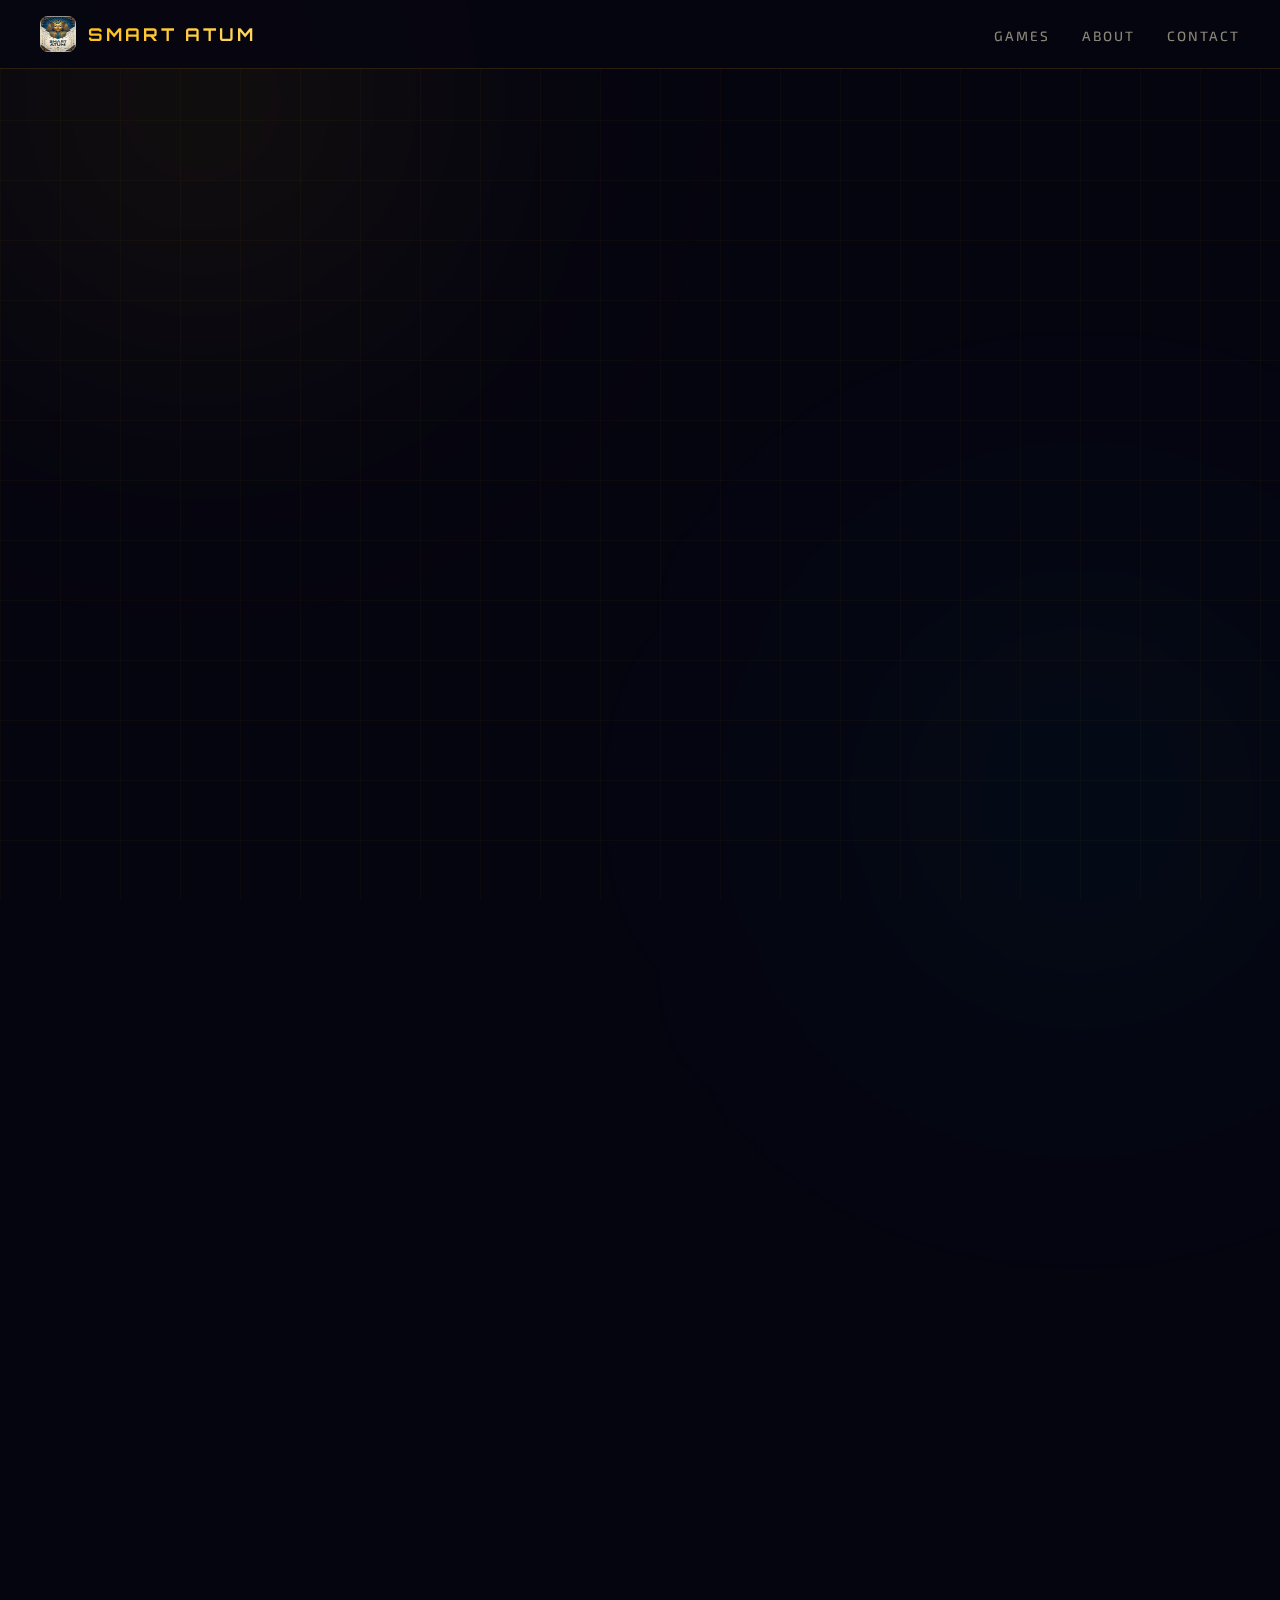
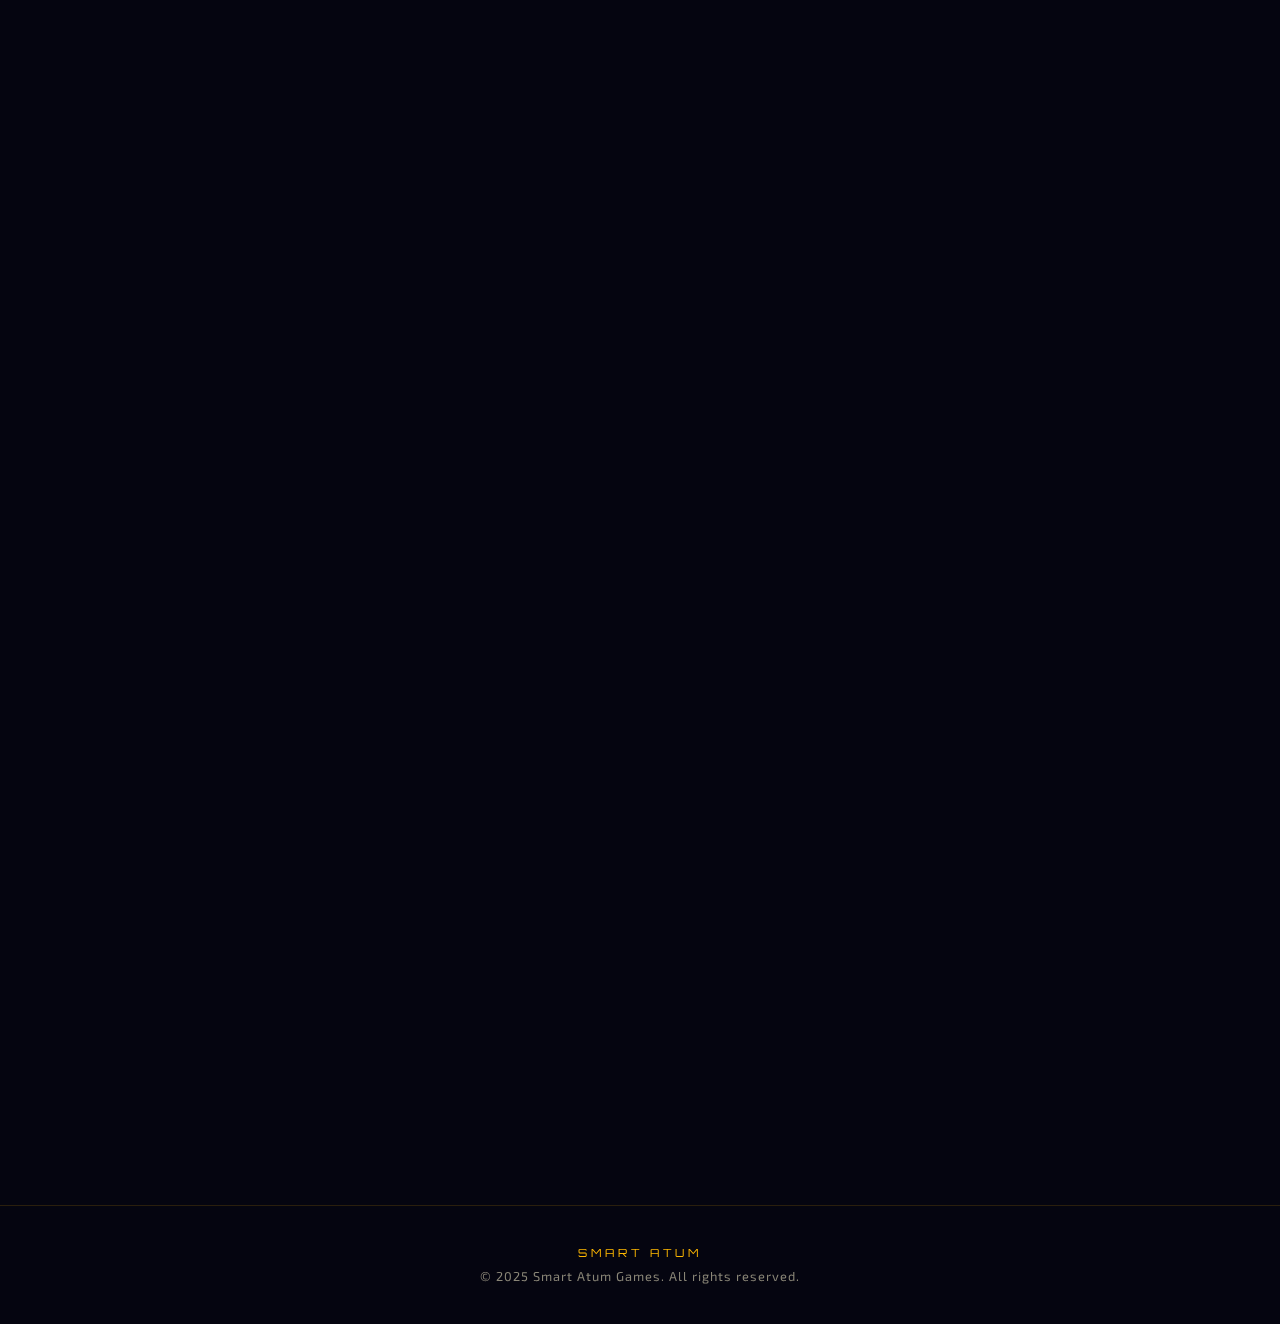
<file: index.html>
<!DOCTYPE html>
<html lang="en">
<head>
  <meta charset="UTF-8">
  <meta name="viewport" content="width=device-width, initial-scale=1.0">
  <title>Smart Atum Games</title>
  <link href="https://fonts.googleapis.com/css2?family=Orbitron:wght@400;500;600;700;800;900&family=Exo+2:wght@300;400;500;600;700&display=swap" rel="stylesheet">
  <style>
    *, *::before, *::after { margin: 0; padding: 0; box-sizing: border-box; }

    :root {
      --gold: #FFB800;
      --gold-light: #FFD966;
      --gold-dark: #CC9400;
      --cyan: #00F0FF;
      --cyan-dim: #00a8b3;
      --bg-deep: #050510;
      --bg-card: rgba(255, 184, 0, 0.04);
      --glass-border: rgba(255, 184, 0, 0.15);
      --text-primary: #f0ece4;
      --text-muted: #8a8677;
    }

    html { scroll-behavior: smooth; }

    body {
      font-family: 'Exo 2', sans-serif;
      background: var(--bg-deep);
      color: var(--text-primary);
      overflow-x: hidden;
      min-height: 100vh;
    }

    /* ── Animated background ── */
    .bg-grid {
      position: fixed;
      inset: 0;
      z-index: 0;
      background-image:
        linear-gradient(rgba(255,184,0,0.03) 1px, transparent 1px),
        linear-gradient(90deg, rgba(255,184,0,0.03) 1px, transparent 1px);
      background-size: 60px 60px;
      animation: gridPulse 8s ease-in-out infinite;
    }
    @keyframes gridPulse {
      0%, 100% { opacity: 0.4; }
      50% { opacity: 1; }
    }

    .bg-glow {
      position: fixed;
      width: 600px;
      height: 600px;
      border-radius: 50%;
      filter: blur(180px);
      z-index: 0;
      pointer-events: none;
      animation: floatGlow 12s ease-in-out infinite;
    }
    .bg-glow--gold {
      background: radial-gradient(circle, rgba(255,184,0,0.15), transparent 70%);
      top: -200px;
      left: -100px;
    }
    .bg-glow--cyan {
      background: radial-gradient(circle, rgba(0,240,255,0.08), transparent 70%);
      bottom: -200px;
      right: -100px;
      animation-delay: -6s;
    }
    @keyframes floatGlow {
      0%, 100% { transform: translate(0, 0) scale(1); }
      33% { transform: translate(40px, 30px) scale(1.1); }
      66% { transform: translate(-20px, -20px) scale(0.95); }
    }

    .content-wrap {
      position: relative;
      z-index: 1;
    }

    /* ── Navigation ── */
    nav {
      position: fixed;
      top: 0;
      left: 0;
      right: 0;
      z-index: 100;
      padding: 16px 40px;
      display: flex;
      justify-content: space-between;
      align-items: center;
      background: rgba(5, 5, 16, 0.8);
      backdrop-filter: blur(20px);
      border-bottom: 1px solid var(--glass-border);
    }
    .nav-brand {
      display: flex;
      align-items: center;
      gap: 12px;
      font-family: 'Orbitron', sans-serif;
      font-weight: 700;
      font-size: 1.1rem;
      letter-spacing: 3px;
      text-transform: uppercase;
      background: linear-gradient(135deg, var(--gold), var(--gold-light));
      -webkit-background-clip: text;
      -webkit-text-fill-color: transparent;
      background-clip: text;
    }
    .nav-logo {
      width: 36px;
      height: 36px;
      border-radius: 8px;
    }
    .hero-logo {
      width: 100px;
      height: 100px;
      border-radius: 20px;
      margin-bottom: 16px;
      box-shadow: 0 0 40px rgba(255,184,0,0.2);
      opacity: 0;
      animation: fadeSlideUp 0.8s ease forwards 0.1s;
    }
    .nav-links {
      display: flex;
      gap: 32px;
      list-style: none;
    }
    .nav-links a {
      color: var(--text-muted);
      text-decoration: none;
      font-size: 0.85rem;
      font-weight: 500;
      letter-spacing: 2px;
      text-transform: uppercase;
      transition: color 0.3s, text-shadow 0.3s;
    }
    .nav-links a:hover {
      color: var(--gold);
      text-shadow: 0 0 20px rgba(255,184,0,0.4);
    }

    /* ── Hero Section ── */
    .hero {
      min-height: 100vh;
      display: flex;
      flex-direction: column;
      justify-content: center;
      align-items: center;
      text-align: center;
      padding: 120px 20px 80px;
      position: relative;
    }

    .hero-eyebrow {
      font-family: 'Orbitron', sans-serif;
      font-size: 0.75rem;
      letter-spacing: 6px;
      text-transform: uppercase;
      color: var(--cyan);
      margin-bottom: 24px;
      opacity: 0;
      animation: fadeSlideUp 0.8s ease forwards 0.2s;
    }

    .hero-title {
      font-family: 'Orbitron', sans-serif;
      font-size: clamp(3rem, 8vw, 6.5rem);
      font-weight: 900;
      letter-spacing: -1px;
      line-height: 1.05;
      margin-bottom: 8px;
      opacity: 0;
      animation: fadeSlideUp 0.8s ease forwards 0.4s;
    }
    .hero-title .gradient-text {
      background: linear-gradient(135deg, var(--gold), var(--gold-light), var(--cyan));
      -webkit-background-clip: text;
      -webkit-text-fill-color: transparent;
      background-clip: text;
    }

    .hero-subtitle {
      font-size: 1.15rem;
      font-weight: 300;
      color: var(--text-muted);
      max-width: 520px;
      line-height: 1.7;
      margin-top: 20px;
      opacity: 0;
      animation: fadeSlideUp 0.8s ease forwards 0.6s;
    }

    .hero-divider {
      width: 80px;
      height: 2px;
      background: linear-gradient(90deg, transparent, var(--gold), transparent);
      margin: 40px auto;
      opacity: 0;
      animation: fadeSlideUp 0.8s ease forwards 0.8s;
    }

    .hero-cta {
      display: flex;
      gap: 16px;
      margin-top: 10px;
      opacity: 0;
      animation: fadeSlideUp 0.8s ease forwards 1s;
    }
    .hero-cta a {
      font-family: 'Orbitron', sans-serif;
      font-size: 0.75rem;
      letter-spacing: 3px;
      text-transform: uppercase;
      padding: 14px 32px;
      border-radius: 4px;
      text-decoration: none;
      font-weight: 600;
      transition: all 0.3s;
    }
    .cta-primary {
      background: linear-gradient(135deg, var(--gold), var(--gold-dark));
      color: #0a0a0a;
      box-shadow: 0 0 30px rgba(255,184,0,0.25);
    }
    .cta-primary:hover {
      box-shadow: 0 0 50px rgba(255,184,0,0.5);
      transform: translateY(-2px);
    }
    .cta-secondary {
      border: 1px solid var(--glass-border);
      color: var(--gold-light);
      background: transparent;
    }
    .cta-secondary:hover {
      border-color: var(--gold);
      background: rgba(255,184,0,0.05);
      box-shadow: 0 0 30px rgba(255,184,0,0.1);
      transform: translateY(-2px);
    }

    .scroll-indicator {
      position: absolute;
      bottom: 40px;
      left: 50%;
      transform: translateX(-50%);
      display: flex;
      flex-direction: column;
      align-items: center;
      gap: 8px;
      opacity: 0;
      animation: fadeSlideUp 0.8s ease forwards 1.2s;
    }
    .scroll-indicator span {
      font-size: 0.65rem;
      letter-spacing: 3px;
      text-transform: uppercase;
      color: var(--text-muted);
    }
    .scroll-line {
      width: 1px;
      height: 40px;
      background: linear-gradient(to bottom, var(--gold), transparent);
      animation: scrollBounce 2s ease-in-out infinite;
    }
    @keyframes scrollBounce {
      0%, 100% { transform: scaleY(1); opacity: 1; }
      50% { transform: scaleY(0.5); opacity: 0.3; }
    }

    /* ── Section Styles ── */
    .section {
      padding: 100px 20px;
      max-width: 1200px;
      margin: 0 auto;
    }

    .section-header {
      text-align: center;
      margin-bottom: 64px;
    }
    .section-tag {
      font-family: 'Orbitron', sans-serif;
      font-size: 0.7rem;
      letter-spacing: 5px;
      text-transform: uppercase;
      color: var(--cyan);
      margin-bottom: 16px;
    }
    .section-title {
      font-family: 'Orbitron', sans-serif;
      font-size: clamp(1.8rem, 4vw, 2.8rem);
      font-weight: 800;
      background: linear-gradient(135deg, var(--text-primary), var(--gold-light));
      -webkit-background-clip: text;
      -webkit-text-fill-color: transparent;
      background-clip: text;
    }

    /* ── Game Cards ── */
    .games-grid {
      display: grid;
      grid-template-columns: repeat(auto-fit, minmax(340px, 1fr));
      gap: 32px;
    }

    .game-card {
      background: var(--bg-card);
      border: 1px solid var(--glass-border);
      border-radius: 16px;
      padding: 32px;
      backdrop-filter: blur(10px);
      transition: all 0.4s cubic-bezier(0.16, 1, 0.3, 1);
      position: relative;
      overflow: hidden;
    }
    .game-card::before {
      content: '';
      position: absolute;
      top: 0;
      left: 0;
      right: 0;
      height: 2px;
      background: linear-gradient(90deg, transparent, var(--gold), transparent);
      opacity: 0;
      transition: opacity 0.4s;
    }
    .game-card:hover {
      transform: translateY(-8px);
      border-color: rgba(255,184,0,0.35);
      box-shadow: 0 20px 60px rgba(255,184,0,0.08), 0 0 80px rgba(255,184,0,0.04);
    }
    .game-card:hover::before {
      opacity: 1;
    }

    .game-card__icon {
      width: 72px;
      height: 72px;
      border-radius: 16px;
      margin-bottom: 20px;
      box-shadow: 0 4px 20px rgba(0,0,0,0.4);
      border: 1px solid rgba(255,255,255,0.08);
    }

    .game-card__badge {
      display: inline-block;
      font-family: 'Orbitron', sans-serif;
      font-size: 0.6rem;
      letter-spacing: 3px;
      text-transform: uppercase;
      padding: 6px 14px;
      border-radius: 4px;
      margin-bottom: 20px;
      font-weight: 600;
    }
    .badge--investment {
      background: rgba(0, 240, 255, 0.1);
      color: var(--cyan);
      border: 1px solid rgba(0, 240, 255, 0.2);
    }
    .badge--simulation {
      background: rgba(255, 184, 0, 0.1);
      color: var(--gold-light);
      border: 1px solid rgba(255, 184, 0, 0.2);
    }

    .game-card__title {
      font-family: 'Orbitron', sans-serif;
      font-size: 1.4rem;
      font-weight: 700;
      margin-bottom: 12px;
      letter-spacing: 1px;
    }

    .game-card__desc {
      color: var(--text-muted);
      font-size: 0.95rem;
      line-height: 1.7;
      margin-bottom: 28px;
    }

    .game-card__features {
      display: flex;
      flex-wrap: wrap;
      gap: 8px;
      margin-bottom: 28px;
    }
    .feature-chip {
      font-size: 0.7rem;
      letter-spacing: 1px;
      text-transform: uppercase;
      padding: 5px 12px;
      border-radius: 100px;
      background: rgba(255,255,255,0.04);
      border: 1px solid rgba(255,255,255,0.08);
      color: var(--text-muted);
    }

    .game-card__link {
      display: inline-flex;
      align-items: center;
      gap: 10px;
      font-family: 'Orbitron', sans-serif;
      font-size: 0.7rem;
      letter-spacing: 3px;
      text-transform: uppercase;
      color: var(--gold);
      text-decoration: none;
      font-weight: 600;
      padding: 12px 0;
      border-top: 1px solid rgba(255,255,255,0.05);
      width: 100%;
      transition: all 0.3s;
    }
    .game-card__link:hover {
      color: var(--gold-light);
      text-shadow: 0 0 20px rgba(255,184,0,0.4);
    }
    .game-card__link svg {
      transition: transform 0.3s;
    }
    .game-card__link:hover svg {
      transform: translateX(4px);
    }

    /* ── About Section ── */
    .about-content {
      max-width: 700px;
      margin: 0 auto;
      text-align: center;
    }
    .about-content p {
      color: var(--text-muted);
      font-size: 1.05rem;
      line-height: 1.9;
      margin-bottom: 20px;
    }
    .about-content .highlight {
      color: var(--gold-light);
      font-weight: 600;
    }

    .stats-row {
      display: flex;
      justify-content: center;
      gap: 60px;
      margin-top: 48px;
      flex-wrap: wrap;
    }
    .stat {
      text-align: center;
    }
    .stat-number {
      font-family: 'Orbitron', sans-serif;
      font-size: 2.2rem;
      font-weight: 800;
      background: linear-gradient(135deg, var(--gold), var(--cyan));
      -webkit-background-clip: text;
      -webkit-text-fill-color: transparent;
      background-clip: text;
    }
    .stat-label {
      font-size: 0.7rem;
      letter-spacing: 3px;
      text-transform: uppercase;
      color: var(--text-muted);
      margin-top: 6px;
    }

    /* ── Contact ── */
    .contact-box {
      max-width: 500px;
      margin: 0 auto;
      text-align: center;
      background: var(--bg-card);
      border: 1px solid var(--glass-border);
      border-radius: 16px;
      padding: 48px 40px;
      backdrop-filter: blur(10px);
    }
    .contact-box p {
      color: var(--text-muted);
      font-size: 0.95rem;
      line-height: 1.7;
      margin-bottom: 24px;
    }
    .contact-email {
      font-family: 'Orbitron', sans-serif;
      font-size: 0.85rem;
      letter-spacing: 2px;
      color: var(--gold);
      text-decoration: none;
      padding: 14px 28px;
      border: 1px solid var(--glass-border);
      border-radius: 4px;
      display: inline-block;
      transition: all 0.3s;
    }
    .contact-email:hover {
      border-color: var(--gold);
      box-shadow: 0 0 30px rgba(255,184,0,0.15);
      background: rgba(255,184,0,0.05);
    }

    /* ── Footer ── */
    footer {
      text-align: center;
      padding: 40px 20px;
      border-top: 1px solid var(--glass-border);
      color: var(--text-muted);
      font-size: 0.8rem;
      letter-spacing: 1px;
    }
    footer .footer-brand {
      font-family: 'Orbitron', sans-serif;
      font-size: 0.7rem;
      letter-spacing: 4px;
      text-transform: uppercase;
      color: var(--gold);
      margin-bottom: 8px;
    }

    /* ── Animations ── */
    @keyframes fadeSlideUp {
      from { opacity: 0; transform: translateY(30px); }
      to { opacity: 1; transform: translateY(0); }
    }

    .reveal {
      opacity: 0;
      transform: translateY(40px);
      transition: all 0.8s cubic-bezier(0.16, 1, 0.3, 1);
    }
    .reveal.visible {
      opacity: 1;
      transform: translateY(0);
    }

    /* ── Responsive ── */
    @media (max-width: 768px) {
      nav { padding: 14px 20px; }
      .nav-links { display: none; }
      .games-grid { grid-template-columns: 1fr; }
      .hero-cta { flex-direction: column; align-items: center; }
      .stats-row { gap: 32px; }
      .contact-box { padding: 32px 24px; }
    }
  </style>
</head>
<body>

  <!-- Background Effects -->
  <div class="bg-grid"></div>
  <div class="bg-glow bg-glow--gold"></div>
  <div class="bg-glow bg-glow--cyan"></div>

  <div class="content-wrap">

    <!-- Navigation -->
    <nav>
      <div class="nav-brand">
        <img src="images/logo.png" alt="Smart Atum" class="nav-logo">
        Smart Atum
      </div>
      <ul class="nav-links">
        <li><a href="#games">Games</a></li>
        <li><a href="#about">About</a></li>
        <li><a href="#contact">Contact</a></li>
      </ul>
    </nav>

    <!-- Hero -->
    <section class="hero">
      <img src="images/logo.png" alt="Smart Atum" class="hero-logo">
      <div class="hero-eyebrow">Independent Game Studio</div>
      <h1 class="hero-title">
        <span class="gradient-text">Smart Atum</span>
      </h1>
      <p class="hero-subtitle">Ancient wisdom meets modern technology. We craft immersive mobile games that challenge your mind and ignite your ambition.</p>
      <div class="hero-divider"></div>
      <div class="hero-cta">
        <a href="#games" class="cta-primary">Explore Games</a>
        <a href="#about" class="cta-secondary">Our Story</a>
      </div>
      <div class="scroll-indicator">
        <span>Scroll</span>
        <div class="scroll-line"></div>
      </div>
    </section>

    <!-- Games -->
    <section id="games" class="section">
      <div class="section-header reveal">
        <div class="section-tag">Portfolio</div>
        <h2 class="section-title">Our Games</h2>
      </div>

      <div class="games-grid">
        <!-- Hero Investor -->
        <div class="game-card reveal">
          <img src="images/hero-investor.png" alt="Hero Investor" class="game-card__icon">
          <span class="game-card__badge badge--investment">Investment Sim</span>
          <h3 class="game-card__title">Hero Investor</h3>
          <p class="game-card__desc">Build your empire and rise to billionaire status. Trade stocks, invest in real estate, and navigate global markets in this deep investment simulation.</p>
          <div class="game-card__features">
            <span class="feature-chip">Stocks & ETFs</span>
            <span class="feature-chip">Real Estate</span>
            <span class="feature-chip">Banking</span>
            <span class="feature-chip">Achievements</span>
          </div>
          <a href="https://play.google.com/store/apps/details?id=com.smartatum.investorhero" target="_blank" class="game-card__link">
            Download on Google Play
            <svg width="16" height="16" viewBox="0 0 24 24" fill="none" stroke="currentColor" stroke-width="2" stroke-linecap="round" stroke-linejoin="round"><line x1="5" y1="12" x2="19" y2="12"/><polyline points="12 5 19 12 12 19"/></svg>
          </a>
        </div>

        <!-- Dev Tycoon -->
        <div class="game-card reveal">
          <img src="images/devtycoon.webp" alt="Dev Tycoon" class="game-card__icon">
          <span class="game-card__badge badge--simulation">Business Tycoon</span>
          <h3 class="game-card__title">Dev Tycoon</h3>
          <p class="game-card__desc">Start as an indie developer, build software products, master your craft, and grow into the ultimate Dev Tycoon. Every decision shapes your empire.</p>
          <div class="game-card__features">
            <span class="feature-chip">Skill Tree</span>
            <span class="feature-chip">Crypto Trading</span>
            <span class="feature-chip">Contracts</span>
            <span class="feature-chip">Publishers</span>
          </div>
          <a href="https://play.google.com/store/apps/details?id=com.smartatum.devtycoon" target="_blank" class="game-card__link">
            Download on Google Play
            <svg width="16" height="16" viewBox="0 0 24 24" fill="none" stroke="currentColor" stroke-width="2" stroke-linecap="round" stroke-linejoin="round"><line x1="5" y1="12" x2="19" y2="12"/><polyline points="12 5 19 12 12 19"/></svg>
          </a>
        </div>
      </div>
    </section>

    <!-- About -->
    <section id="about" class="section">
      <div class="section-header reveal">
        <div class="section-tag">Our Story</div>
        <h2 class="section-title">About Smart Atum</h2>
      </div>
      <div class="about-content reveal">
        <p>Inspired by <span class="highlight">Atum</span>, the ancient Egyptian god of creation, Smart Atum blends timeless creativity with modern technology. We build mobile games that are <span class="highlight">intelligent, immersive, and rewarding</span> — designed to challenge players and spark ambition worldwide.</p>
        <div class="stats-row">
          <div class="stat">
            <div class="stat-number">2</div>
            <div class="stat-label">Games Published</div>
          </div>
          <div class="stat">
            <div class="stat-number">4.3★</div>
            <div class="stat-label">Average Rating</div>
          </div>
          <div class="stat">
            <div class="stat-number">∞</div>
            <div class="stat-label">Ambition</div>
          </div>
        </div>
      </div>
    </section>

    <!-- Contact -->
    <section id="contact" class="section">
      <div class="section-header reveal">
        <div class="section-tag">Get in Touch</div>
        <h2 class="section-title">Contact</h2>
      </div>
      <div class="contact-box reveal">
        <p>Have feedback, suggestions, or just want to say hello? We'd love to hear from you.</p>
        <a href="mailto:smartatum@gmail.com" class="contact-email">smartatum@gmail.com</a>
      </div>
    </section>

    <!-- Footer -->
    <footer>
      <div class="footer-brand">Smart Atum</div>
      <p>&copy; 2025 Smart Atum Games. All rights reserved.</p>
    </footer>

  </div>

  <!-- Scroll Reveal Script -->
  <script>
    const revealEls = document.querySelectorAll('.reveal');
    const observer = new IntersectionObserver((entries) => {
      entries.forEach((entry, i) => {
        if (entry.isIntersecting) {
          setTimeout(() => {
            entry.target.classList.add('visible');
          }, i * 120);
          observer.unobserve(entry.target);
        }
      });
    }, { threshold: 0.15 });
    revealEls.forEach(el => observer.observe(el));
  </script>

</body>
</html>
</file>
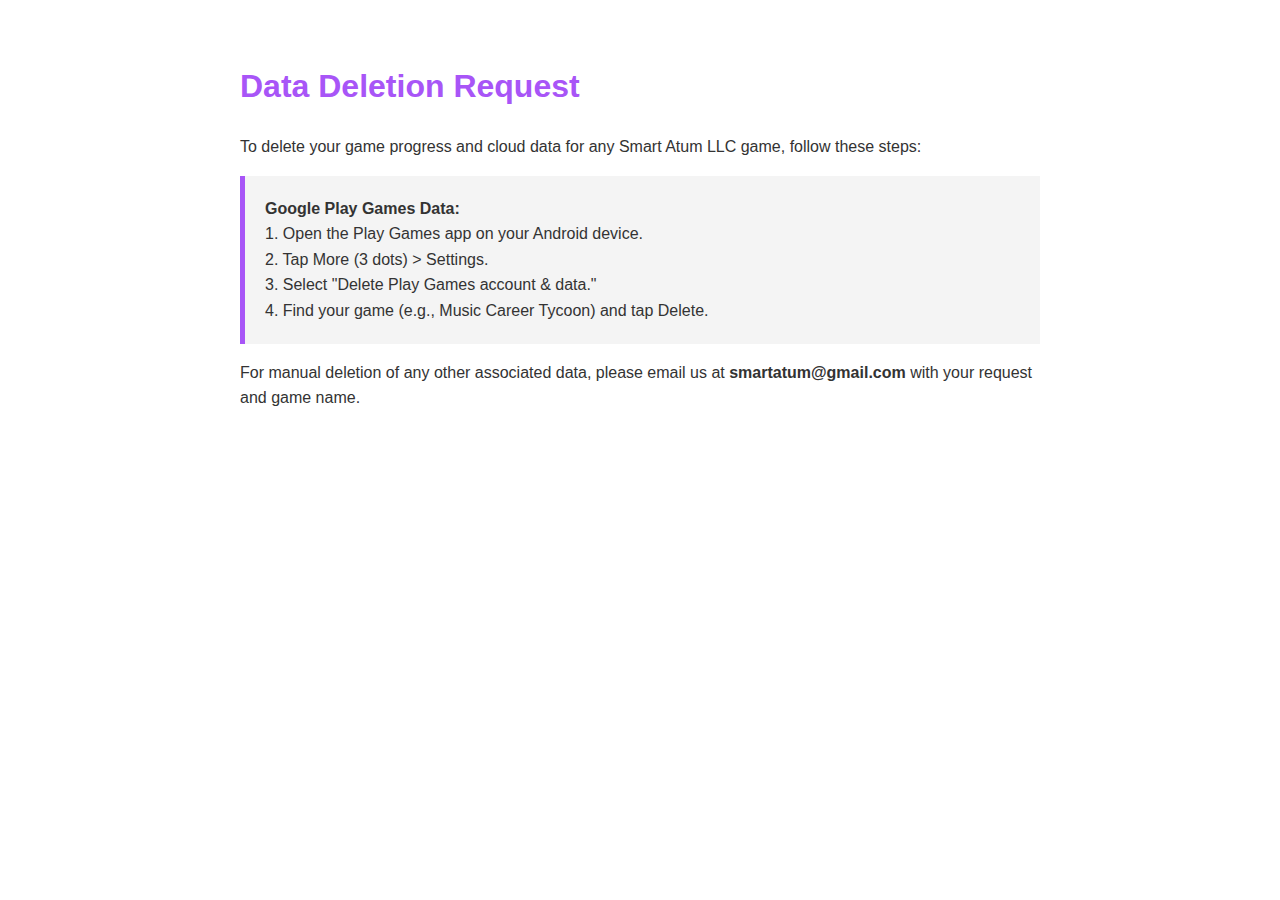
<file: deletion.html>
<!DOCTYPE html>
<html lang="en">
<head>
    <meta charset="UTF-8"><title>Data Deletion | Smart Atum LLC</title>
    <style>body{font-family:sans-serif; line-height:1.6; padding:40px; color:#333; max-width:800px; margin:auto;} h1{color:#a855f7;} .box{background:#f4f4f4; padding:20px; border-left:5px solid #a855f7;}</style>
</head>
<body>
    <h1>Data Deletion Request</h1>
    <p>To delete your game progress and cloud data for any Smart Atum LLC game, follow these steps:</p>
    
    <div class="box">
        <strong>Google Play Games Data:</strong><br>
        1. Open the Play Games app on your Android device.<br>
        2. Tap More (3 dots) > Settings.<br>
        3. Select "Delete Play Games account & data."<br>
        4. Find your game (e.g., Music Career Tycoon) and tap Delete.
    </div>

    <p>For manual deletion of any other associated data, please email us at <strong>smartatum@gmail.com</strong> with your request and game name.</p>
</body>
</html>
</file>
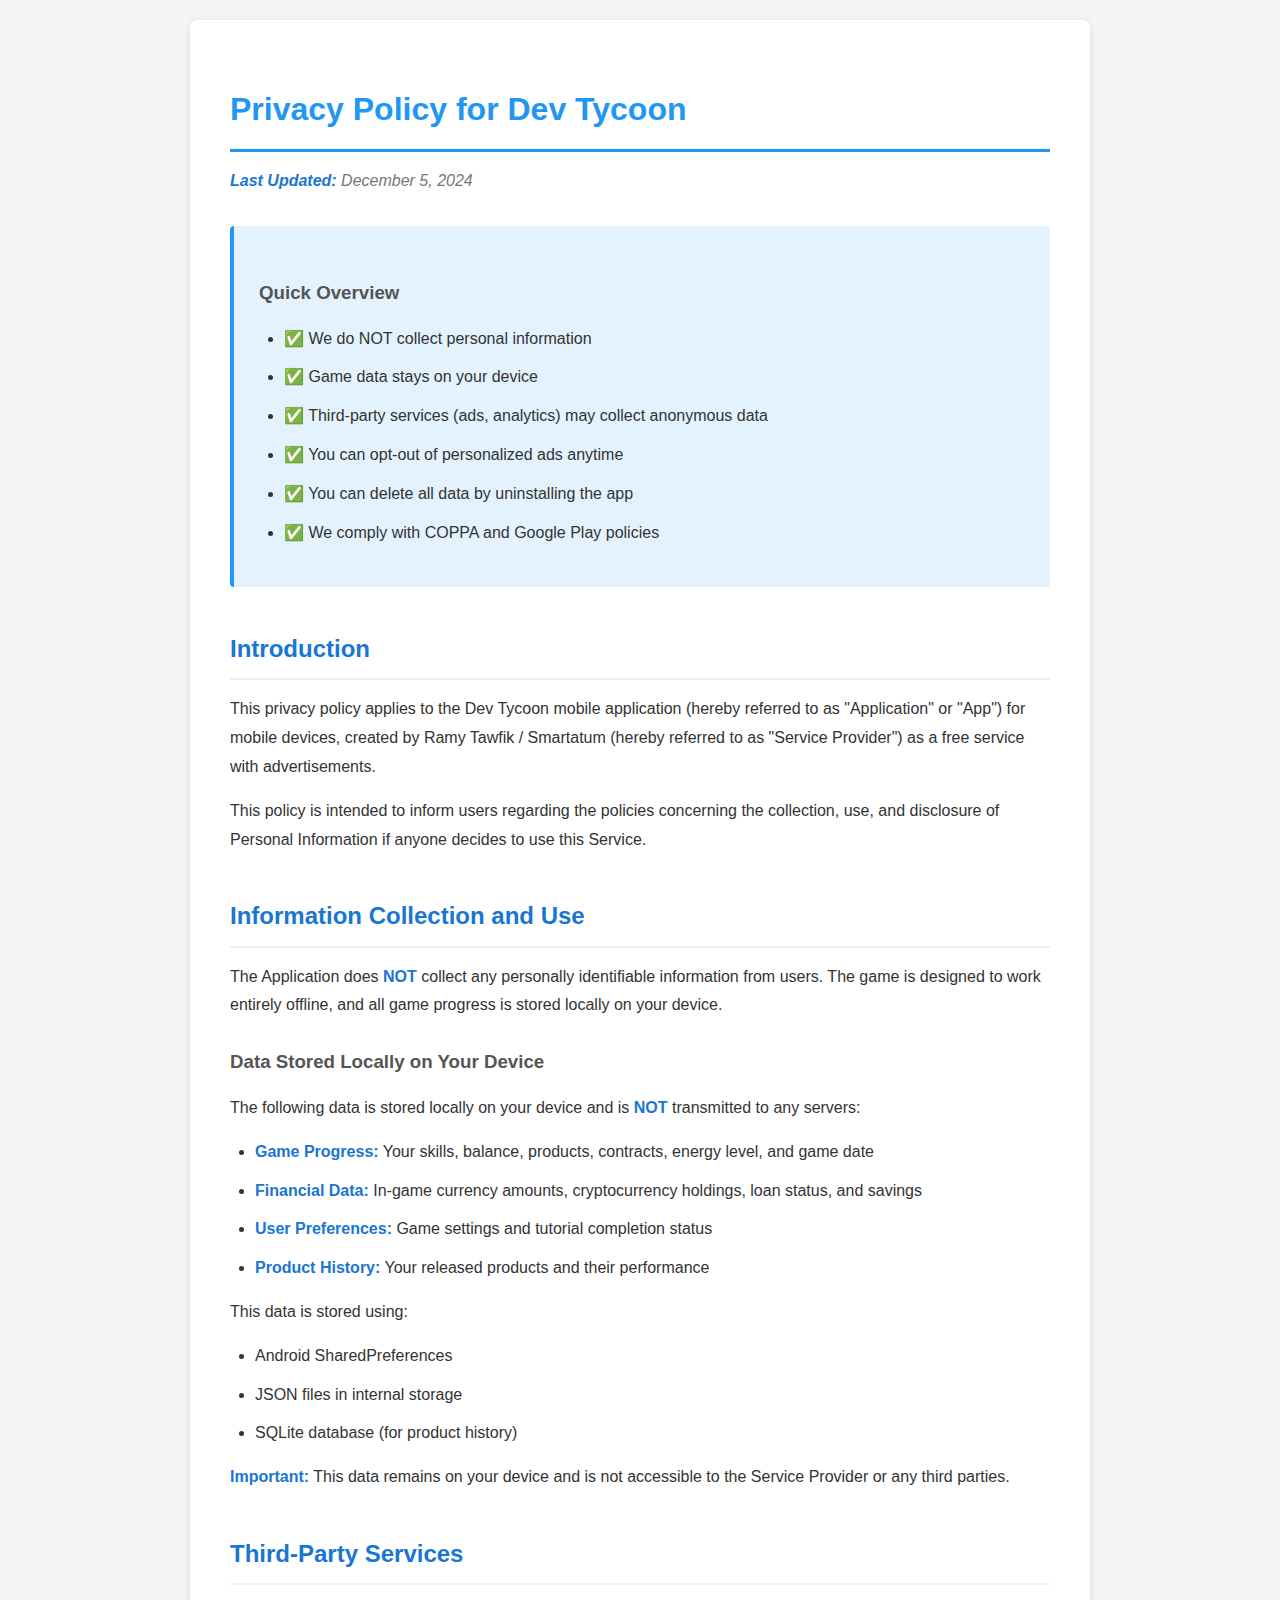
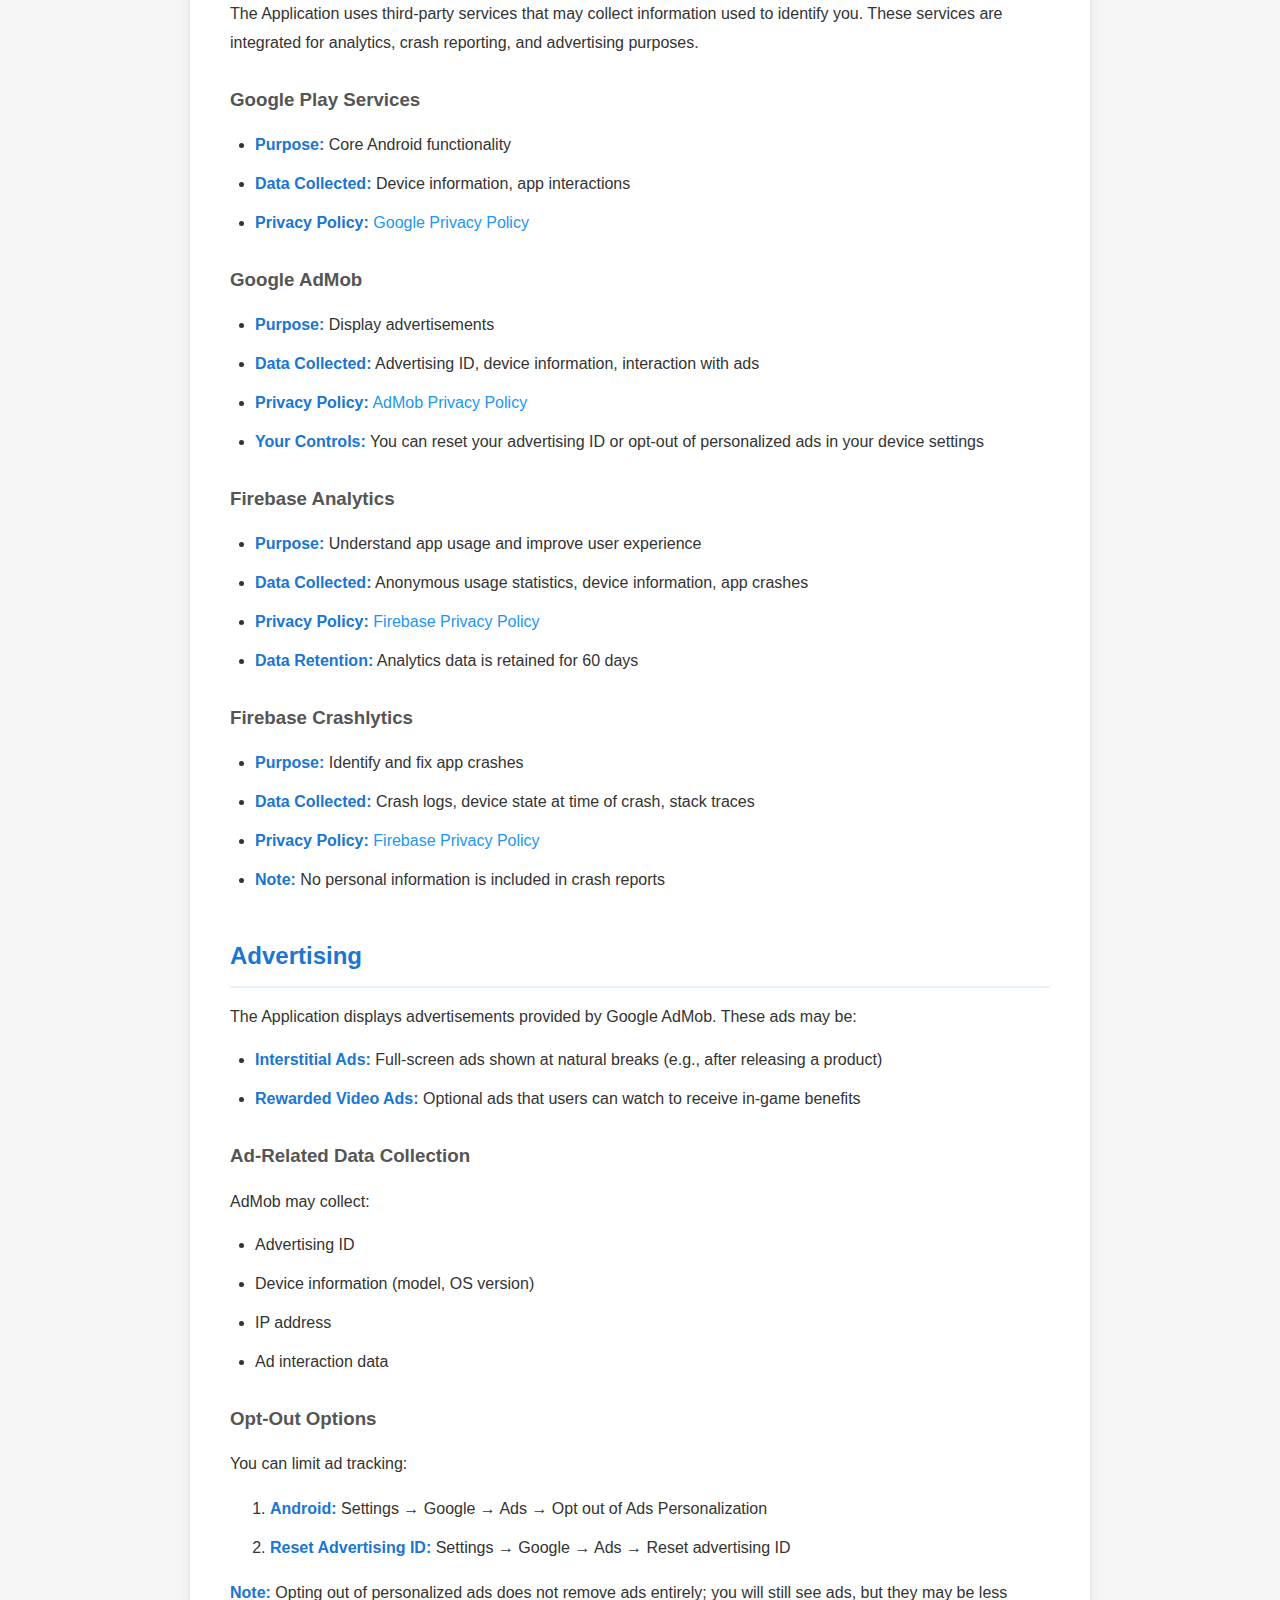
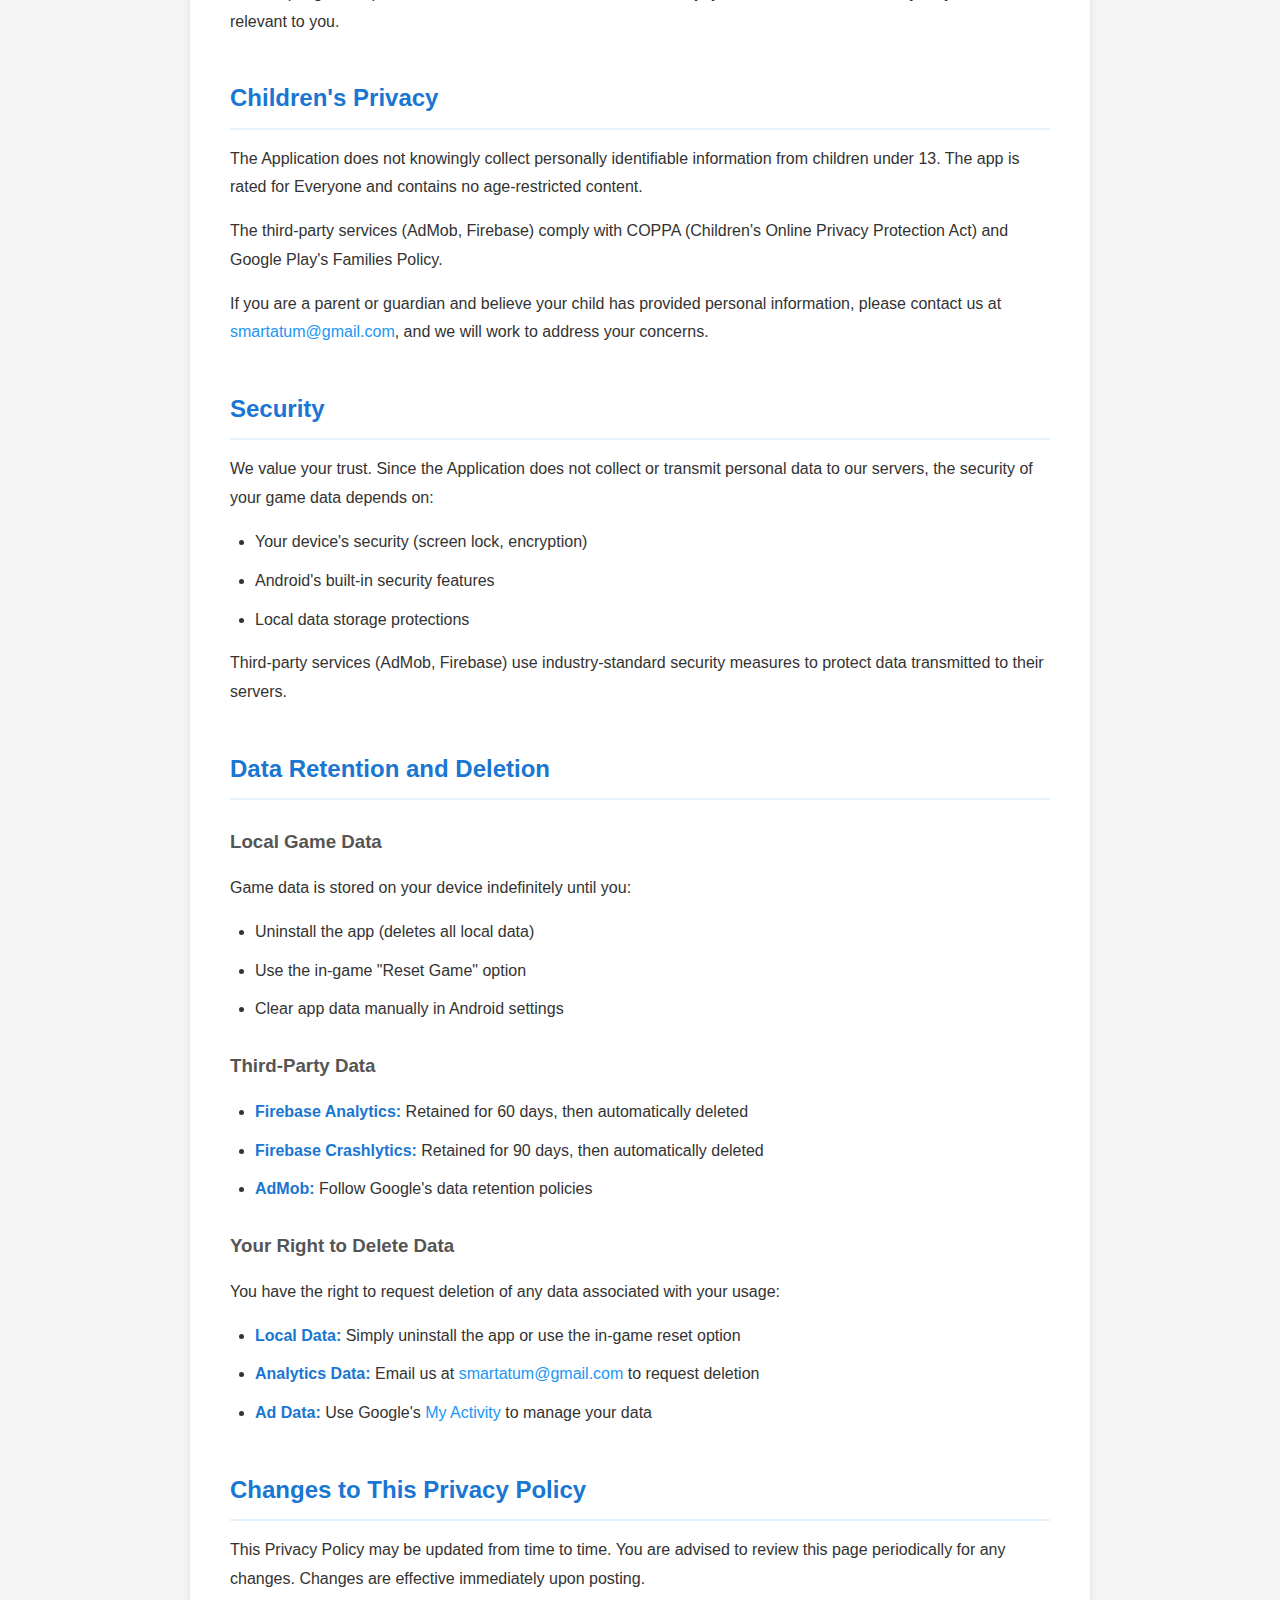
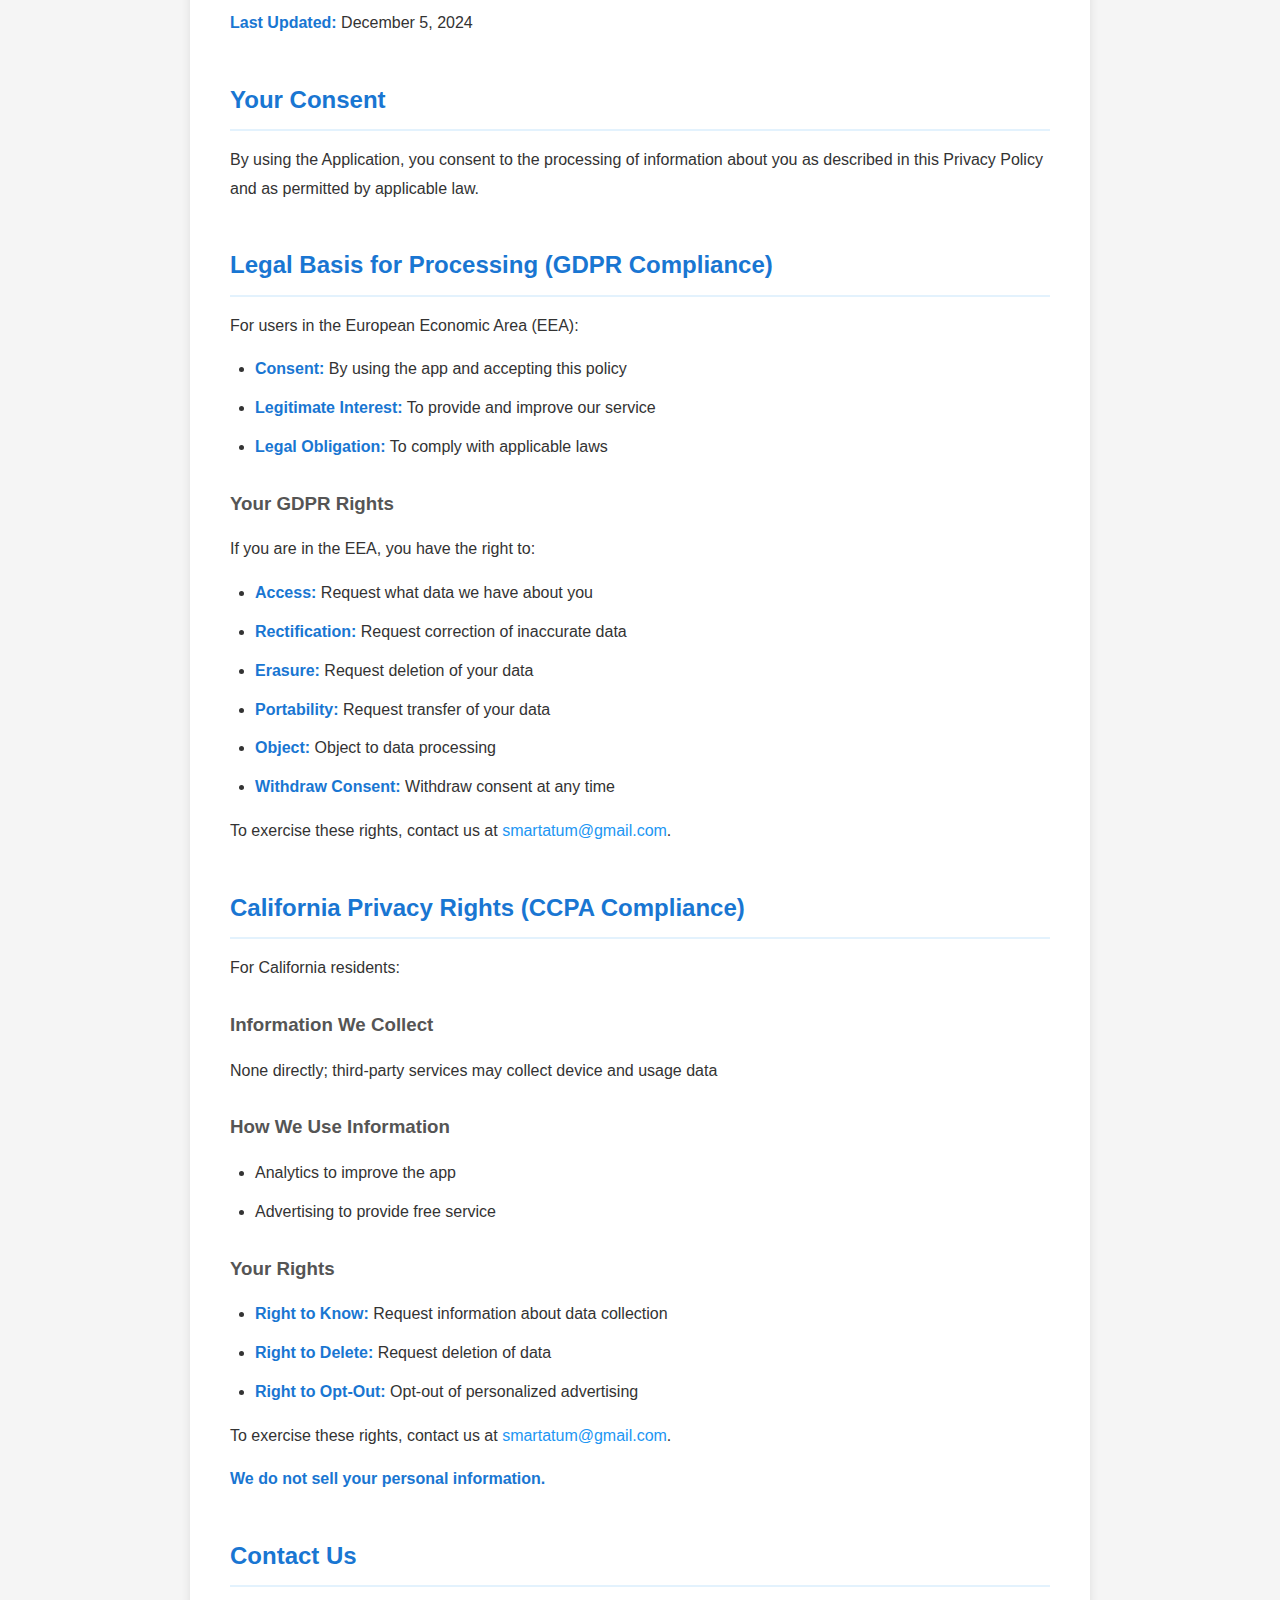
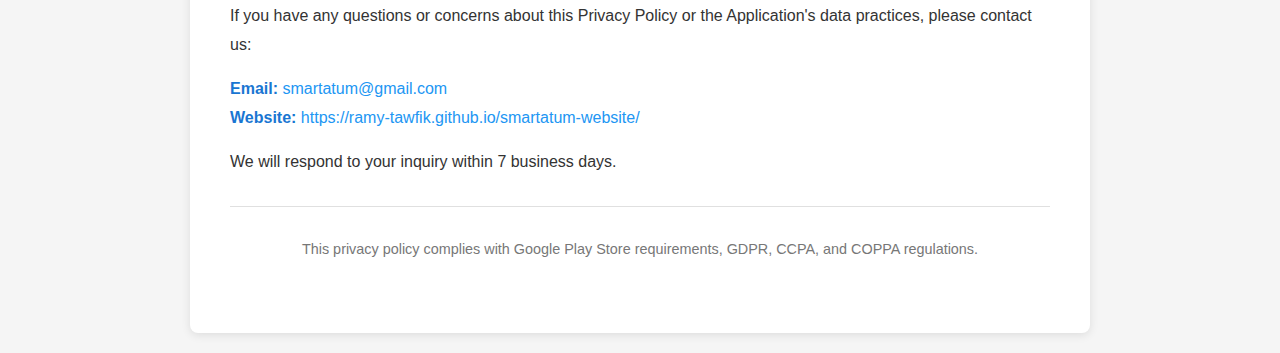
<file: devtycoon-privacy.html>
<!DOCTYPE html>
<html lang="en">
<head>
    <meta charset="UTF-8">
    <meta name="viewport" content="width=device-width, initial-scale=1.0">
    <meta name="description" content="Privacy Policy for Dev Tycoon - Mobile Business Simulation Game">
    <title>Privacy Policy - Dev Tycoon</title>
    <style>
        body {
            font-family: 'Segoe UI', Tahoma, Geneva, Verdana, sans-serif;
            line-height: 1.8;
            max-width: 900px;
            margin: 0 auto;
            padding: 20px;
            background-color: #f5f5f5;
            color: #333;
        }
        .container {
            background-color: white;
            padding: 40px;
            border-radius: 8px;
            box-shadow: 0 2px 10px rgba(0,0,0,0.1);
        }
        h1 {
            color: #2196F3;
            border-bottom: 3px solid #2196F3;
            padding-bottom: 10px;
            margin-bottom: 10px;
        }
        h2 {
            color: #1976D2;
            margin-top: 40px;
            margin-bottom: 15px;
            border-bottom: 2px solid #E3F2FD;
            padding-bottom: 8px;
        }
        h3 {
            color: #555;
            margin-top: 25px;
            margin-bottom: 12px;
        }
        .summary {
            background-color: #E3F2FD;
            padding: 25px;
            border-left: 4px solid #2196F3;
            margin: 30px 0;
            border-radius: 4px;
        }
        .last-updated {
            color: #777;
            font-style: italic;
            margin-bottom: 30px;
        }
        a {
            color: #2196F3;
            text-decoration: none;
        }
        a:hover {
            text-decoration: underline;
        }
        ul {
            margin: 15px 0;
            padding-left: 25px;
        }
        li {
            margin: 10px 0;
        }
        p {
            margin: 15px 0;
        }
        strong {
            color: #1976D2;
        }
        .section {
            margin-bottom: 30px;
        }
        hr {
            border: none;
            border-top: 1px solid #e0e0e0;
            margin: 30px 0;
        }
        @media (max-width: 768px) {
            body {
                padding: 10px;
            }
            .container {
                padding: 20px;
            }
        }
    </style>
</head>
<body>
    <div class="container">
        <h1>Privacy Policy for Dev Tycoon</h1>
        <p class="last-updated"><strong>Last Updated:</strong> December 5, 2024</p>

        <div class="summary">
            <h3>Quick Overview</h3>
            <ul>
                <li>✅ We do NOT collect personal information</li>
                <li>✅ Game data stays on your device</li>
                <li>✅ Third-party services (ads, analytics) may collect anonymous data</li>
                <li>✅ You can opt-out of personalized ads anytime</li>
                <li>✅ You can delete all data by uninstalling the app</li>
                <li>✅ We comply with COPPA and Google Play policies</li>
            </ul>
        </div>

        <div class="section">
            <h2>Introduction</h2>
            <p>This privacy policy applies to the Dev Tycoon mobile application (hereby referred to as "Application" or "App") for mobile devices, created by Ramy Tawfik / Smartatum (hereby referred to as "Service Provider") as a free service with advertisements.</p>
            <p>This policy is intended to inform users regarding the policies concerning the collection, use, and disclosure of Personal Information if anyone decides to use this Service.</p>
        </div>

        <div class="section">
            <h2>Information Collection and Use</h2>
            <p>The Application does <strong>NOT</strong> collect any personally identifiable information from users. The game is designed to work entirely offline, and all game progress is stored locally on your device.</p>

            <h3>Data Stored Locally on Your Device</h3>
            <p>The following data is stored locally on your device and is <strong>NOT</strong> transmitted to any servers:</p>
            <ul>
                <li><strong>Game Progress:</strong> Your skills, balance, products, contracts, energy level, and game date</li>
                <li><strong>Financial Data:</strong> In-game currency amounts, cryptocurrency holdings, loan status, and savings</li>
                <li><strong>User Preferences:</strong> Game settings and tutorial completion status</li>
                <li><strong>Product History:</strong> Your released products and their performance</li>
            </ul>

            <p>This data is stored using:</p>
            <ul>
                <li>Android SharedPreferences</li>
                <li>JSON files in internal storage</li>
                <li>SQLite database (for product history)</li>
            </ul>

            <p><strong>Important:</strong> This data remains on your device and is not accessible to the Service Provider or any third parties.</p>
        </div>

        <div class="section">
            <h2>Third-Party Services</h2>
            <p>The Application uses third-party services that may collect information used to identify you. These services are integrated for analytics, crash reporting, and advertising purposes.</p>

            <h3>Google Play Services</h3>
            <ul>
                <li><strong>Purpose:</strong> Core Android functionality</li>
                <li><strong>Data Collected:</strong> Device information, app interactions</li>
                <li><strong>Privacy Policy:</strong> <a href="https://www.google.com/policies/privacy/" target="_blank">Google Privacy Policy</a></li>
            </ul>

            <h3>Google AdMob</h3>
            <ul>
                <li><strong>Purpose:</strong> Display advertisements</li>
                <li><strong>Data Collected:</strong> Advertising ID, device information, interaction with ads</li>
                <li><strong>Privacy Policy:</strong> <a href="https://support.google.com/admob/answer/6128543" target="_blank">AdMob Privacy Policy</a></li>
                <li><strong>Your Controls:</strong> You can reset your advertising ID or opt-out of personalized ads in your device settings</li>
            </ul>

            <h3>Firebase Analytics</h3>
            <ul>
                <li><strong>Purpose:</strong> Understand app usage and improve user experience</li>
                <li><strong>Data Collected:</strong> Anonymous usage statistics, device information, app crashes</li>
                <li><strong>Privacy Policy:</strong> <a href="https://firebase.google.com/support/privacy" target="_blank">Firebase Privacy Policy</a></li>
                <li><strong>Data Retention:</strong> Analytics data is retained for 60 days</li>
            </ul>

            <h3>Firebase Crashlytics</h3>
            <ul>
                <li><strong>Purpose:</strong> Identify and fix app crashes</li>
                <li><strong>Data Collected:</strong> Crash logs, device state at time of crash, stack traces</li>
                <li><strong>Privacy Policy:</strong> <a href="https://firebase.google.com/support/privacy" target="_blank">Firebase Privacy Policy</a></li>
                <li><strong>Note:</strong> No personal information is included in crash reports</li>
            </ul>
        </div>

        <div class="section">
            <h2>Advertising</h2>
            <p>The Application displays advertisements provided by Google AdMob. These ads may be:</p>
            <ul>
                <li><strong>Interstitial Ads:</strong> Full-screen ads shown at natural breaks (e.g., after releasing a product)</li>
                <li><strong>Rewarded Video Ads:</strong> Optional ads that users can watch to receive in-game benefits</li>
            </ul>

            <h3>Ad-Related Data Collection</h3>
            <p>AdMob may collect:</p>
            <ul>
                <li>Advertising ID</li>
                <li>Device information (model, OS version)</li>
                <li>IP address</li>
                <li>Ad interaction data</li>
            </ul>

            <h3>Opt-Out Options</h3>
            <p>You can limit ad tracking:</p>
            <ol>
                <li><strong>Android:</strong> Settings → Google → Ads → Opt out of Ads Personalization</li>
                <li><strong>Reset Advertising ID:</strong> Settings → Google → Ads → Reset advertising ID</li>
            </ol>
            <p><strong>Note:</strong> Opting out of personalized ads does not remove ads entirely; you will still see ads, but they may be less relevant to you.</p>
        </div>

        <div class="section">
            <h2>Children's Privacy</h2>
            <p>The Application does not knowingly collect personally identifiable information from children under 13. The app is rated for Everyone and contains no age-restricted content.</p>
            <p>The third-party services (AdMob, Firebase) comply with COPPA (Children's Online Privacy Protection Act) and Google Play's Families Policy.</p>
            <p>If you are a parent or guardian and believe your child has provided personal information, please contact us at <a href="mailto:smartatum@gmail.com">smartatum@gmail.com</a>, and we will work to address your concerns.</p>
        </div>

        <div class="section">
            <h2>Security</h2>
            <p>We value your trust. Since the Application does not collect or transmit personal data to our servers, the security of your game data depends on:</p>
            <ul>
                <li>Your device's security (screen lock, encryption)</li>
                <li>Android's built-in security features</li>
                <li>Local data storage protections</li>
            </ul>
            <p>Third-party services (AdMob, Firebase) use industry-standard security measures to protect data transmitted to their servers.</p>
        </div>

        <div class="section">
            <h2>Data Retention and Deletion</h2>

            <h3>Local Game Data</h3>
            <p>Game data is stored on your device indefinitely until you:</p>
            <ul>
                <li>Uninstall the app (deletes all local data)</li>
                <li>Use the in-game "Reset Game" option</li>
                <li>Clear app data manually in Android settings</li>
            </ul>

            <h3>Third-Party Data</h3>
            <ul>
                <li><strong>Firebase Analytics:</strong> Retained for 60 days, then automatically deleted</li>
                <li><strong>Firebase Crashlytics:</strong> Retained for 90 days, then automatically deleted</li>
                <li><strong>AdMob:</strong> Follow Google's data retention policies</li>
            </ul>

            <h3>Your Right to Delete Data</h3>
            <p>You have the right to request deletion of any data associated with your usage:</p>
            <ul>
                <li><strong>Local Data:</strong> Simply uninstall the app or use the in-game reset option</li>
                <li><strong>Analytics Data:</strong> Email us at <a href="mailto:smartatum@gmail.com">smartatum@gmail.com</a> to request deletion</li>
                <li><strong>Ad Data:</strong> Use Google's <a href="https://myactivity.google.com/" target="_blank">My Activity</a> to manage your data</li>
            </ul>
        </div>

        <div class="section">
            <h2>Changes to This Privacy Policy</h2>
            <p>This Privacy Policy may be updated from time to time. You are advised to review this page periodically for any changes. Changes are effective immediately upon posting.</p>
            <p><strong>Last Updated:</strong> December 5, 2024</p>
        </div>

        <div class="section">
            <h2>Your Consent</h2>
            <p>By using the Application, you consent to the processing of information about you as described in this Privacy Policy and as permitted by applicable law.</p>
        </div>

        <div class="section">
            <h2>Legal Basis for Processing (GDPR Compliance)</h2>
            <p>For users in the European Economic Area (EEA):</p>
            <ul>
                <li><strong>Consent:</strong> By using the app and accepting this policy</li>
                <li><strong>Legitimate Interest:</strong> To provide and improve our service</li>
                <li><strong>Legal Obligation:</strong> To comply with applicable laws</li>
            </ul>

            <h3>Your GDPR Rights</h3>
            <p>If you are in the EEA, you have the right to:</p>
            <ul>
                <li><strong>Access:</strong> Request what data we have about you</li>
                <li><strong>Rectification:</strong> Request correction of inaccurate data</li>
                <li><strong>Erasure:</strong> Request deletion of your data</li>
                <li><strong>Portability:</strong> Request transfer of your data</li>
                <li><strong>Object:</strong> Object to data processing</li>
                <li><strong>Withdraw Consent:</strong> Withdraw consent at any time</li>
            </ul>
            <p>To exercise these rights, contact us at <a href="mailto:smartatum@gmail.com">smartatum@gmail.com</a>.</p>
        </div>

        <div class="section">
            <h2>California Privacy Rights (CCPA Compliance)</h2>
            <p>For California residents:</p>

            <h3>Information We Collect</h3>
            <p>None directly; third-party services may collect device and usage data</p>

            <h3>How We Use Information</h3>
            <ul>
                <li>Analytics to improve the app</li>
                <li>Advertising to provide free service</li>
            </ul>

            <h3>Your Rights</h3>
            <ul>
                <li><strong>Right to Know:</strong> Request information about data collection</li>
                <li><strong>Right to Delete:</strong> Request deletion of data</li>
                <li><strong>Right to Opt-Out:</strong> Opt-out of personalized advertising</li>
            </ul>
            <p>To exercise these rights, contact us at <a href="mailto:smartatum@gmail.com">smartatum@gmail.com</a>.</p>
            <p><strong>We do not sell your personal information.</strong></p>
        </div>

        <div class="section">
            <h2>Contact Us</h2>
            <p>If you have any questions or concerns about this Privacy Policy or the Application's data practices, please contact us:</p>
            <p>
                <strong>Email:</strong> <a href="mailto:smartatum@gmail.com">smartatum@gmail.com</a><br>
                <strong>Website:</strong> <a href="https://ramy-tawfik.github.io/smartatum-website/" target="_blank">https://ramy-tawfik.github.io/smartatum-website/</a>
            </p>
            <p>We will respond to your inquiry within 7 business days.</p>
        </div>

        <hr>

        <div class="section">
            <p style="text-align: center; color: #777; font-size: 0.9em;">
                This privacy policy complies with Google Play Store requirements, GDPR, CCPA, and COPPA regulations.
            </p>
        </div>
    </div>
</body>
</html>
</file>
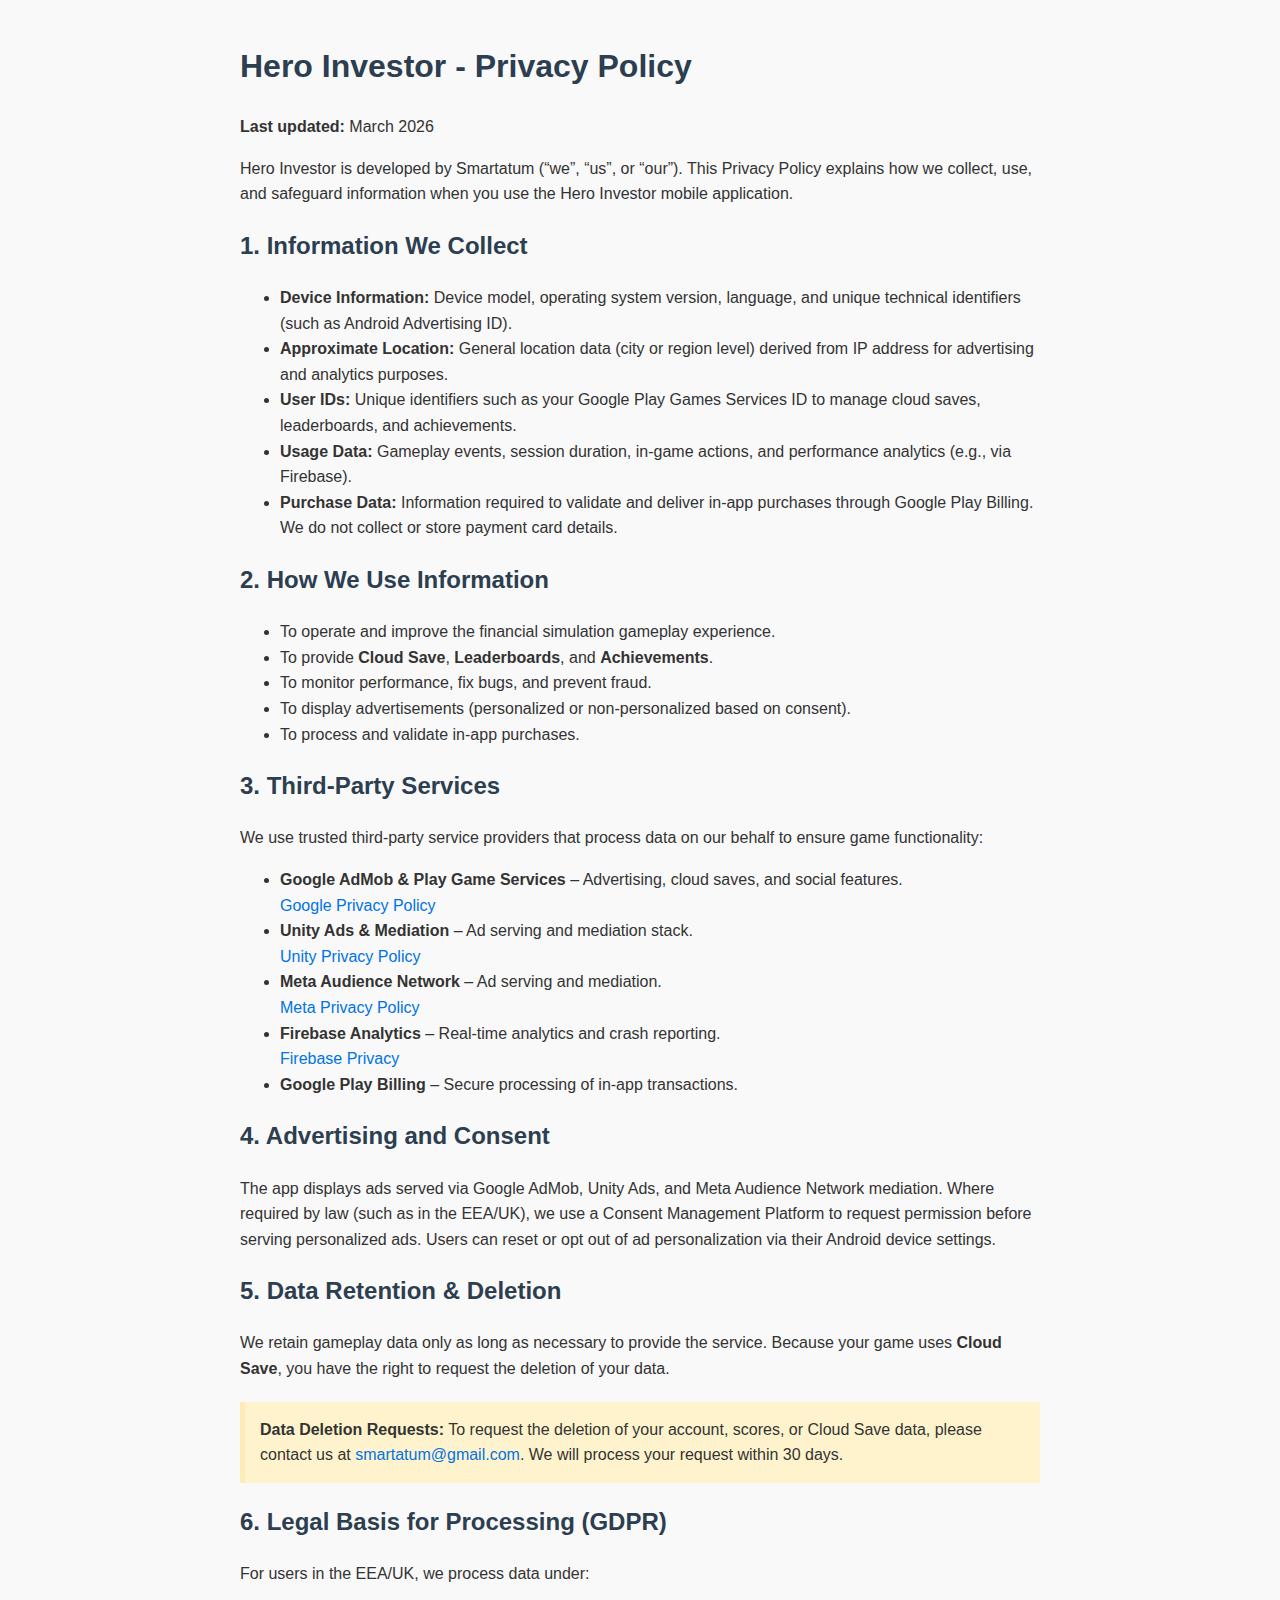
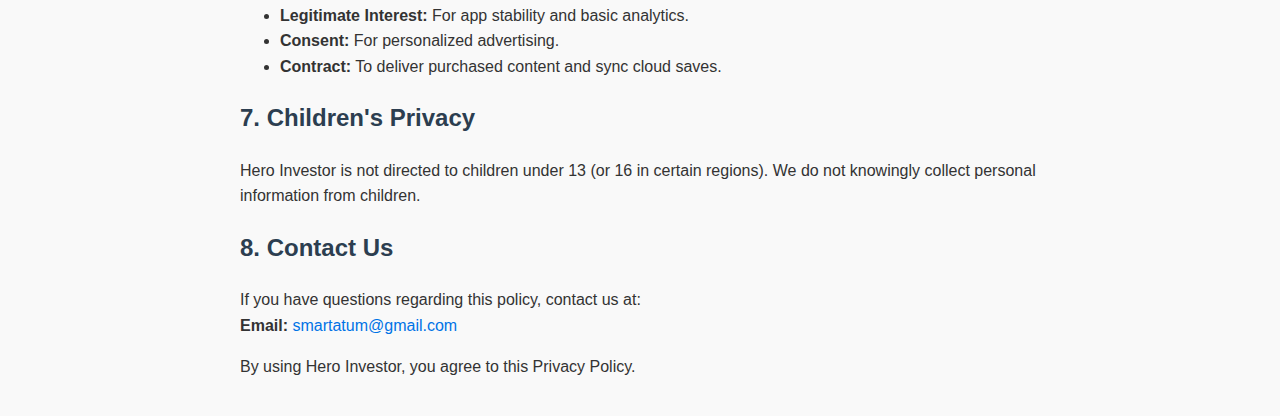
<file: hero_investor_privacy_policy.html>
<!DOCTYPE html>
<html lang="en">
<head>
  <link rel="canonical" href="https://ramy-tawfik.github.io/smartatum-website/hero_investor_privacy_policy.html" />
  <meta charset="UTF-8" />
  <meta name="viewport" content="width=device-width, initial-scale=1.0" />
  <title>Hero Investor Privacy Policy</title>
  <style>
    body {
      font-family: Arial, sans-serif;
      line-height: 1.6;
      padding: 20px;
      max-width: 800px;
      margin: 0 auto;
      background: #f9f9f9;
      color: #333;
    }
    h1, h2 {
      color: #2c3e50;
    }
    a {
      color: #0073e6;
      text-decoration: none;
    }
    a:hover {
      text-decoration: underline;
    }
    .deletion-box {
      background: #fff3cd;
      padding: 15px;
      border-left: 5px solid #ffecb5;
      margin: 20px 0;
    }
  </style>
</head>
<body>
  <h1>Hero Investor - Privacy Policy</h1>
  <p><strong>Last updated:</strong> March 2026</p>

  <p>Hero Investor is developed by Smartatum (“we”, “us”, or “our”). 
  This Privacy Policy explains how we collect, use, and safeguard information 
  when you use the Hero Investor mobile application.</p>

  <h2>1. Information We Collect</h2>
  <ul>
    <li><strong>Device Information:</strong> Device model, operating system version, language, and unique technical identifiers (such as Android Advertising ID).</li>
    <li><strong>Approximate Location:</strong> General location data (city or region level) derived from IP address for advertising and analytics purposes.</li>
    <li><strong>User IDs:</strong> Unique identifiers such as your Google Play Games Services ID to manage cloud saves, leaderboards, and achievements.</li>
    <li><strong>Usage Data:</strong> Gameplay events, session duration, in-game actions, and performance analytics (e.g., via Firebase).</li>
    <li><strong>Purchase Data:</strong> Information required to validate and deliver in-app purchases through Google Play Billing. We do not collect or store payment card details.</li>
  </ul>

  <h2>2. How We Use Information</h2>
  <ul>
    <li>To operate and improve the financial simulation gameplay experience.</li>
    <li>To provide <strong>Cloud Save</strong>, <strong>Leaderboards</strong>, and <strong>Achievements</strong>.</li>
    <li>To monitor performance, fix bugs, and prevent fraud.</li>
    <li>To display advertisements (personalized or non-personalized based on consent).</li>
    <li>To process and validate in-app purchases.</li>
  </ul>

  <h2>3. Third-Party Services</h2>
  <p>We use trusted third-party service providers that process data on our behalf to ensure game functionality:</p>
  <ul>
    <li><strong>Google AdMob & Play Game Services</strong> – Advertising, cloud saves, and social features.<br>
      <a href="https://policies.google.com/privacy" target="_blank">Google Privacy Policy</a></li>
    <li><strong>Unity Ads & Mediation</strong> – Ad serving and mediation stack.<br>
      <a href="https://unity.com/legal/privacy-policy" target="_blank">Unity Privacy Policy</a></li>
                                                                                                                                         
  <li><strong>Meta Audience Network</strong> – Ad serving and mediation.<br>                                                                                                                                                                        
    <a href="https://www.facebook.com/privacy/policy/" target="_blank">Meta Privacy Policy</a></li>
    
    <li><strong>Firebase Analytics</strong> – Real-time analytics and crash reporting.<br>
      <a href="https://policies.google.com/privacy" target="_blank">Firebase Privacy</a></li>
    <li><strong>Google Play Billing</strong> – Secure processing of in-app transactions.</li>
  </ul>

  <h2>4. Advertising and Consent</h2>
  <p>The app displays ads served via Google AdMob, Unity Ads, and Meta Audience Network mediation. Where required by law (such as in the EEA/UK), we use a Consent Management Platform to request permission before serving personalized ads. Users can reset or opt out of ad personalization via their Android device settings.</p>

  <h2>5. Data Retention & Deletion</h2>
  <p>We retain gameplay data only as long as necessary to provide the service. Because your game uses <strong>Cloud Save</strong>, you have the right to request the deletion of your data.</p>
  
  <div class="deletion-box">
    <strong>Data Deletion Requests:</strong> To request the deletion of your account, scores, or Cloud Save data, please contact us at 
    <a href="mailto:smartatum@gmail.com">smartatum@gmail.com</a>. We will process your request within 30 days.
  </div>

  <h2>6. Legal Basis for Processing (GDPR)</h2>
  <p>For users in the EEA/UK, we process data under:</p>
  <ul>
    <li><strong>Legitimate Interest:</strong> For app stability and basic analytics.</li>
    <li><strong>Consent:</strong> For personalized advertising.</li>
    <li><strong>Contract:</strong> To deliver purchased content and sync cloud saves.</li>
  </ul>

  <h2>7. Children's Privacy</h2>
  <p>Hero Investor is not directed to children under 13 (or 16 in certain regions). We do not knowingly collect personal information from children.</p>

  <h2>8. Contact Us</h2>
  <p>If you have questions regarding this policy, contact us at:<br>
  <strong>Email:</strong> <a href="mailto:smartatum@gmail.com">smartatum@gmail.com</a></p>

  <p>By using Hero Investor, you agree to this Privacy Policy.</p>
</body>
</html>
</file>
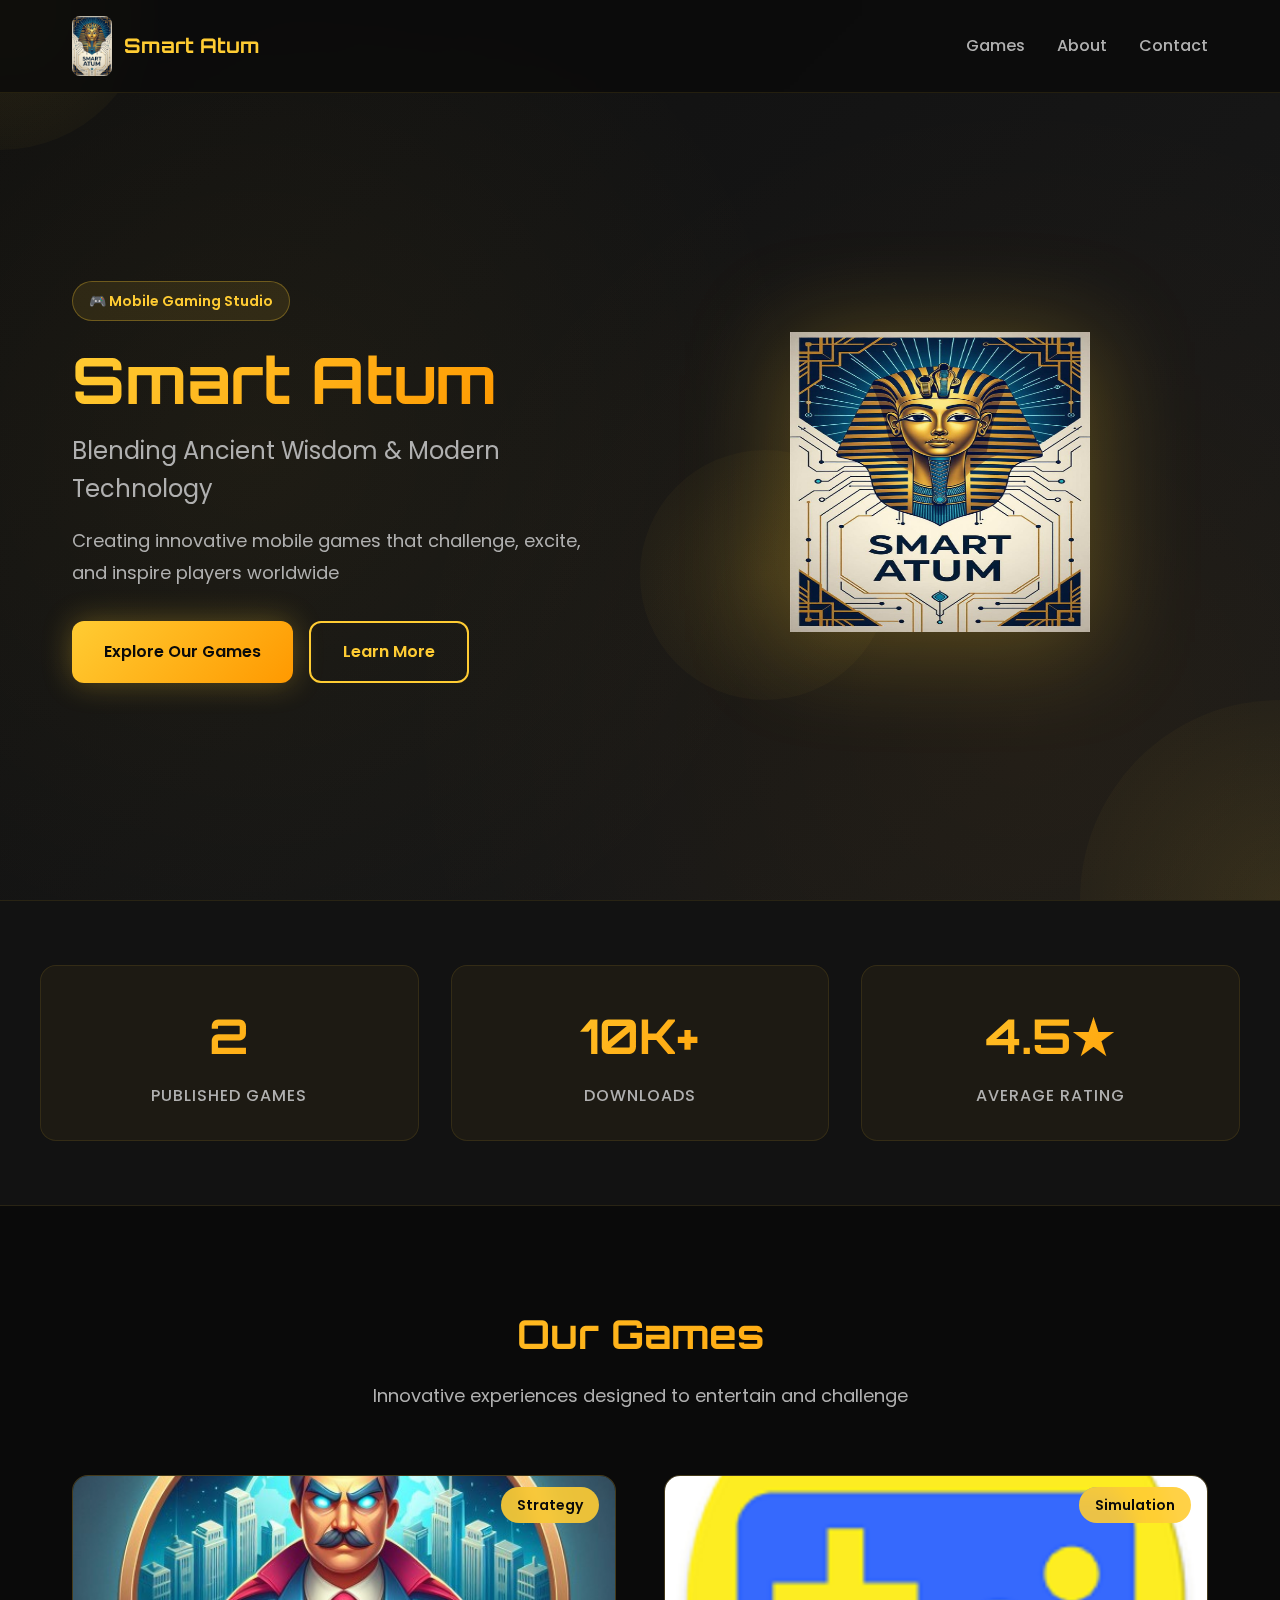
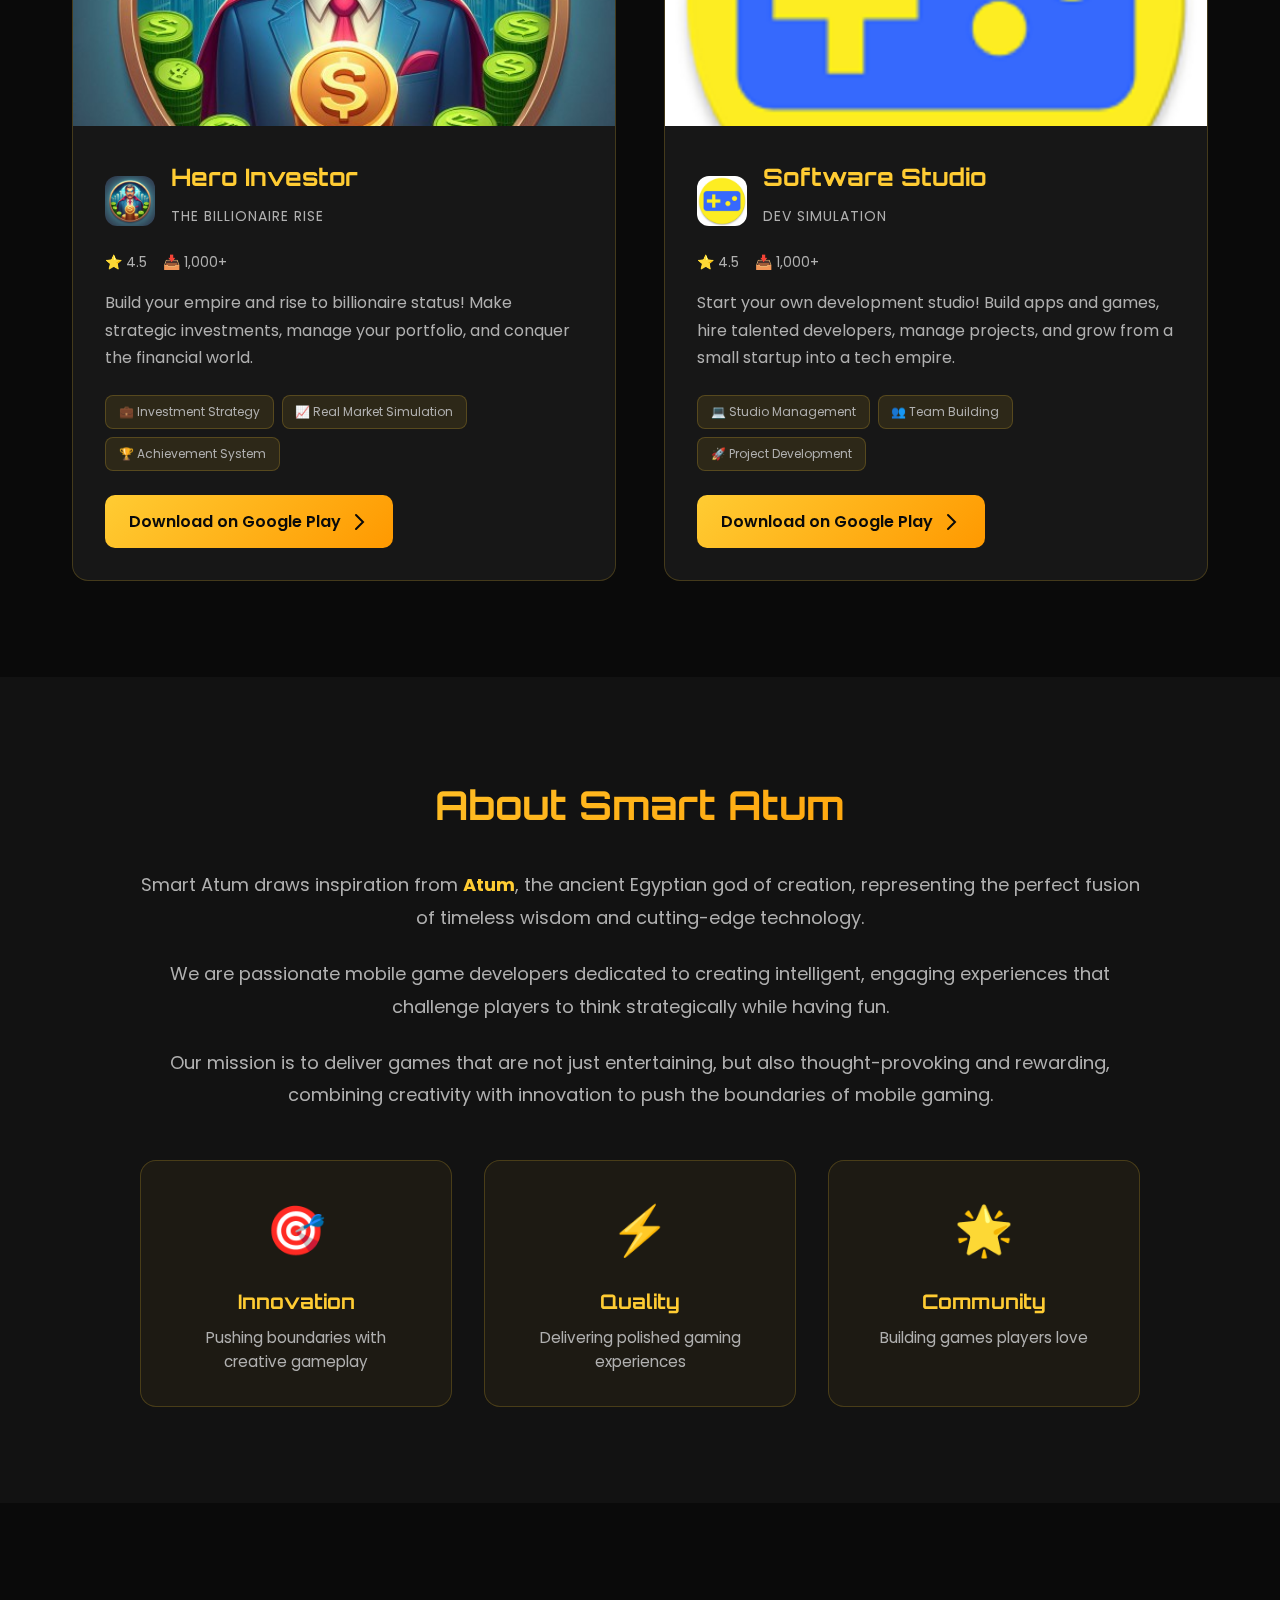
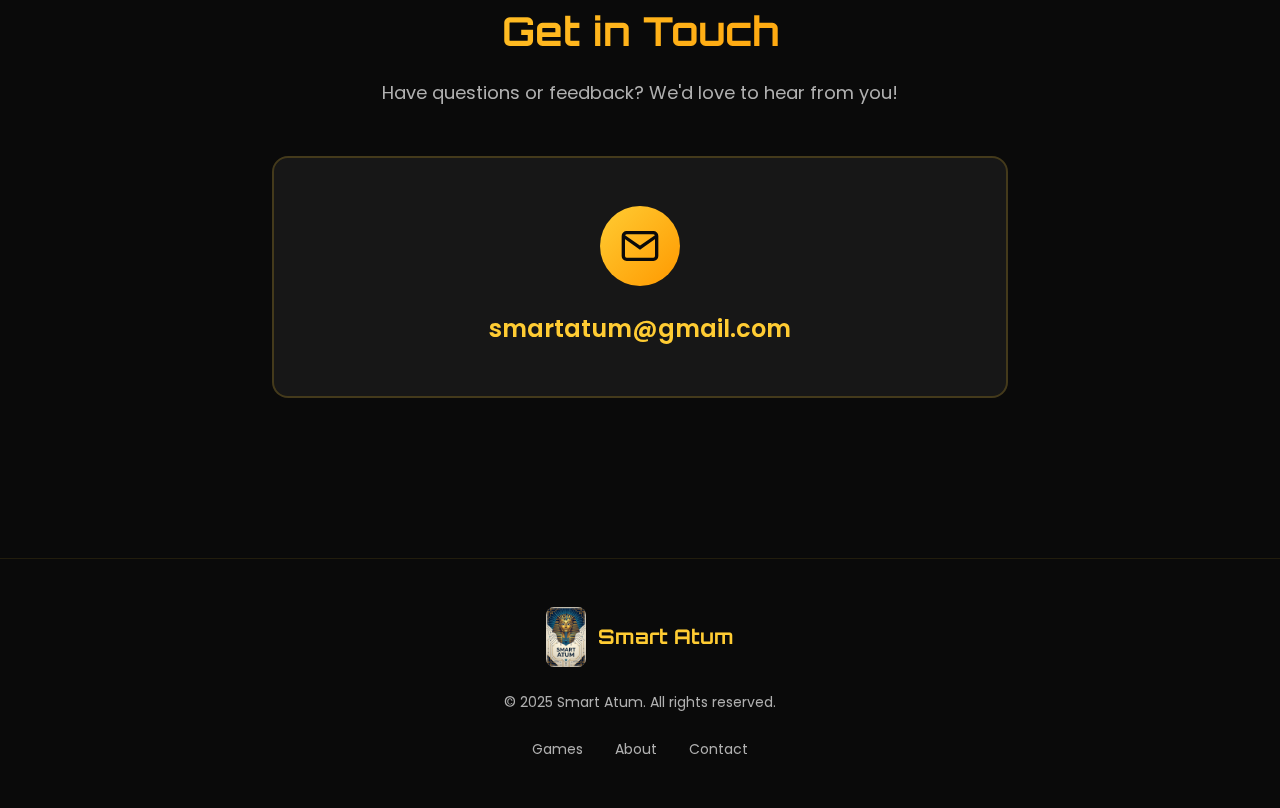
<file: index-beta.html>
<!DOCTYPE html>
<html lang="en">
<head>
  <meta charset="UTF-8">
  <meta name="viewport" content="width=device-width, initial-scale=1.0">
  <title>Smart Atum Games - Where Ancient Wisdom Meets Modern Gaming</title>
  <link href="https://fonts.googleapis.com/css2?family=Poppins:wght@300;400;600;700&family=Orbitron:wght@500;700&display=swap" rel="stylesheet">
  
  <style>
/* ===== CSS VARIABLES ===== */
:root {
  --primary-gold: #ffcc33;
  --primary-orange: #ff9900;
  --dark-bg: #0a0a0a;
  --dark-card: #1a1a1a;
  --text-primary: #f9f9f9;
  --text-secondary: #b0b0b0;
  --gradient-primary: linear-gradient(135deg, #ffcc33, #ff9900);
  --gradient-dark: linear-gradient(135deg, #0f0f0f, #1a1a1a);
  --shadow-sm: 0 2px 8px rgba(0, 0, 0, 0.1);
  --shadow-md: 0 4px 16px rgba(0, 0, 0, 0.2);
  --shadow-lg: 0 8px 32px rgba(0, 0, 0, 0.3);
  --shadow-glow: 0 0 30px rgba(255, 204, 51, 0.3);
  --border-radius: 16px;
  --transition: all 0.3s cubic-bezier(0.4, 0, 0.2, 1);
}

/* ===== RESET & BASE STYLES ===== */
* {
  margin: 0;
  padding: 0;
  box-sizing: border-box;
}

body {
  font-family: 'Poppins', sans-serif;
  background: var(--dark-bg);
  color: var(--text-primary);
  line-height: 1.6;
  overflow-x: hidden;
  position: relative;
}

html {
  scroll-behavior: smooth;
}

a {
  text-decoration: none;
  color: inherit;
}

img {
  max-width: 100%;
  height: auto;
  display: block;
}

/* ===== ANIMATED BACKGROUND ===== */
.background-animation {
  position: fixed;
  top: 0;
  left: 0;
  width: 100%;
  height: 100%;
  z-index: -1;
  overflow: hidden;
  background: radial-gradient(circle at 20% 50%, rgba(255, 204, 51, 0.05) 0%, transparent 50%),
              radial-gradient(circle at 80% 80%, rgba(255, 153, 0, 0.05) 0%, transparent 50%),
              var(--gradient-dark);
}

.circle {
  position: absolute;
  border-radius: 50%;
  background: radial-gradient(circle, rgba(255, 204, 51, 0.1), transparent);
  animation: float 20s infinite ease-in-out;
}

.circle-1 {
  width: 300px;
  height: 300px;
  top: -150px;
  left: -150px;
  animation-delay: 0s;
}

.circle-2 {
  width: 400px;
  height: 400px;
  bottom: -200px;
  right: -200px;
  animation-delay: 7s;
}

.circle-3 {
  width: 250px;
  height: 250px;
  top: 50%;
  left: 50%;
  animation-delay: 14s;
}

@keyframes float {
  0%, 100% {
    transform: translate(0, 0) scale(1);
  }
  33% {
    transform: translate(50px, -50px) scale(1.1);
  }
  66% {
    transform: translate(-30px, 30px) scale(0.9);
  }
}

/* ===== NAVIGATION BAR ===== */
.navbar {
  position: fixed;
  top: 0;
  left: 0;
  width: 100%;
  background: rgba(10, 10, 10, 0.8);
  backdrop-filter: blur(10px);
  border-bottom: 1px solid rgba(255, 204, 51, 0.1);
  z-index: 1000;
  padding: 1rem 0;
}

.nav-container {
  max-width: 1200px;
  margin: 0 auto;
  padding: 0 2rem;
  display: flex;
  justify-content: space-between;
  align-items: center;
}

.nav-logo {
  display: flex;
  align-items: center;
  gap: 0.75rem;
  font-family: 'Orbitron', sans-serif;
  font-weight: 700;
  font-size: 1.25rem;
  color: var(--primary-gold);
}

.nav-logo img {
  border-radius: 8px;
  transition: var(--transition);
}

.nav-logo:hover img {
  transform: rotate(10deg) scale(1.1);
}

.nav-links {
  display: flex;
  gap: 2rem;
}

.nav-links a {
  color: var(--text-secondary);
  font-weight: 500;
  transition: var(--transition);
  position: relative;
}

.nav-links a::after {
  content: '';
  position: absolute;
  bottom: -5px;
  left: 0;
  width: 0;
  height: 2px;
  background: var(--gradient-primary);
  transition: var(--transition);
}

.nav-links a:hover {
  color: var(--primary-gold);
}

.nav-links a:hover::after {
  width: 100%;
}

/* ===== HERO SECTION ===== */
.hero {
  min-height: 100vh;
  display: flex;
  align-items: center;
  justify-content: center;
  padding: 8rem 2rem 4rem;
  gap: 4rem;
  max-width: 1200px;
  margin: 0 auto;
}

.hero-content {
  flex: 1;
  max-width: 600px;
}

.hero-badge {
  display: inline-block;
  padding: 0.5rem 1rem;
  background: rgba(255, 204, 51, 0.1);
  border: 1px solid rgba(255, 204, 51, 0.3);
  border-radius: 50px;
  color: var(--primary-gold);
  font-size: 0.875rem;
  font-weight: 600;
  margin-bottom: 1.5rem;
  animation: fadeInUp 0.6s ease-out;
}

.hero-title {
  font-family: 'Orbitron', sans-serif;
  font-size: 4rem;
  font-weight: 700;
  line-height: 1.1;
  margin-bottom: 1rem;
  animation: fadeInUp 0.6s ease-out 0.1s both;
}

.gradient-text {
  background: var(--gradient-primary);
  -webkit-background-clip: text;
  -webkit-text-fill-color: transparent;
  background-clip: text;
  display: inline-block;
}

.hero-subtitle {
  font-size: 1.5rem;
  color: var(--text-secondary);
  margin-bottom: 1rem;
  animation: fadeInUp 0.6s ease-out 0.2s both;
}

.hero-description {
  font-size: 1.125rem;
  color: var(--text-secondary);
  margin-bottom: 2rem;
  line-height: 1.8;
  animation: fadeInUp 0.6s ease-out 0.3s both;
}

.hero-cta {
  display: flex;
  gap: 1rem;
  flex-wrap: wrap;
  animation: fadeInUp 0.6s ease-out 0.4s both;
}

.btn {
  padding: 1rem 2rem;
  border-radius: 12px;
  font-weight: 600;
  font-size: 1rem;
  transition: var(--transition);
  cursor: pointer;
  display: inline-flex;
  align-items: center;
  gap: 0.5rem;
  border: none;
}

.btn-primary {
  background: var(--gradient-primary);
  color: var(--dark-bg);
  box-shadow: var(--shadow-glow);
}

.btn-primary:hover {
  transform: translateY(-2px);
  box-shadow: 0 0 40px rgba(255, 204, 51, 0.5);
}

.btn-secondary {
  background: transparent;
  color: var(--primary-gold);
  border: 2px solid var(--primary-gold);
}

.btn-secondary:hover {
  background: rgba(255, 204, 51, 0.1);
  transform: translateY(-2px);
}

.hero-image {
  flex: 1;
  display: flex;
  justify-content: center;
  align-items: center;
  animation: fadeIn 1s ease-out 0.5s both;
}

.floating-logo {
  width: 300px;
  height: 300px;
  animation: floatSlow 6s ease-in-out infinite;
  filter: drop-shadow(0 10px 50px rgba(255, 204, 51, 0.3));
}

@keyframes floatSlow {
  0%, 100% {
    transform: translateY(0px);
  }
  50% {
    transform: translateY(-20px);
  }
}

@keyframes fadeIn {
  from {
    opacity: 0;
  }
  to {
    opacity: 1;
  }
}

@keyframes fadeInUp {
  from {
    opacity: 0;
    transform: translateY(30px);
  }
  to {
    opacity: 1;
    transform: translateY(0);
  }
}

/* ===== STATS SECTION ===== */
.stats-section {
  padding: 4rem 2rem;
  background: rgba(26, 26, 26, 0.5);
  border-top: 1px solid rgba(255, 204, 51, 0.1);
  border-bottom: 1px solid rgba(255, 204, 51, 0.1);
}

.stats-container {
  max-width: 1200px;
  margin: 0 auto;
  display: grid;
  grid-template-columns: repeat(auto-fit, minmax(200px, 1fr));
  gap: 2rem;
}

.stat-card {
  text-align: center;
  padding: 2rem;
  background: rgba(255, 204, 51, 0.05);
  border-radius: var(--border-radius);
  border: 1px solid rgba(255, 204, 51, 0.1);
  transition: var(--transition);
}

.stat-card:hover {
  transform: translateY(-5px);
  background: rgba(255, 204, 51, 0.1);
  border-color: rgba(255, 204, 51, 0.3);
}

.stat-number {
  font-family: 'Orbitron', sans-serif;
  font-size: 3rem;
  font-weight: 700;
  background: var(--gradient-primary);
  -webkit-background-clip: text;
  -webkit-text-fill-color: transparent;
  background-clip: text;
  margin-bottom: 0.5rem;
}

.stat-label {
  color: var(--text-secondary);
  font-size: 1rem;
  text-transform: uppercase;
  letter-spacing: 1px;
  font-weight: 500;
}

/* ===== SECTION STYLES ===== */
section {
  padding: 6rem 2rem;
}

.section-header {
  text-align: center;
  margin-bottom: 4rem;
}

.section-title {
  font-family: 'Orbitron', sans-serif;
  font-size: 2.5rem;
  font-weight: 700;
  margin-bottom: 1rem;
  background: var(--gradient-primary);
  -webkit-background-clip: text;
  -webkit-text-fill-color: transparent;
  background-clip: text;
}

.section-subtitle {
  font-size: 1.125rem;
  color: var(--text-secondary);
}

/* ===== GAMES SECTION ===== */
.games-section {
  max-width: 1200px;
  margin: 0 auto;
}

.games-grid {
  display: grid;
  grid-template-columns: repeat(auto-fit, minmax(320px, 1fr));
  gap: 3rem;
}

.game-card {
  background: rgba(26, 26, 26, 0.8);
  border-radius: var(--border-radius);
  overflow: hidden;
  border: 1px solid rgba(255, 204, 51, 0.2);
  transition: var(--transition);
  backdrop-filter: blur(10px);
}

.game-card:hover {
  transform: translateY(-10px);
  box-shadow: var(--shadow-lg), var(--shadow-glow);
  border-color: var(--primary-gold);
}

.game-image-wrapper {
  position: relative;
  overflow: hidden;
  height: 250px;
}

.game-image-wrapper img {
  width: 100%;
  height: 100%;
  object-fit: cover;
  transition: var(--transition);
}

.game-card:hover .game-image-wrapper img {
  transform: scale(1.1);
}

.game-overlay {
  position: absolute;
  top: 1rem;
  right: 1rem;
}

.game-badge {
  padding: 0.5rem 1rem;
  background: rgba(255, 204, 51, 0.9);
  color: var(--dark-bg);
  border-radius: 50px;
  font-size: 0.875rem;
  font-weight: 600;
  backdrop-filter: blur(10px);
}

.game-content {
  padding: 2rem;
}

.game-title {
  font-family: 'Orbitron', sans-serif;
  font-size: 1.5rem;
  font-weight: 700;
  margin-bottom: 0.5rem;
  color: var(--primary-gold);
}

.game-subtitle {
  color: var(--text-secondary);
  font-size: 0.875rem;
  margin-bottom: 1rem;
  text-transform: uppercase;
  letter-spacing: 1px;
}

.game-description {
  color: var(--text-secondary);
  margin-bottom: 1.5rem;
  line-height: 1.7;
}

.game-features {
  display: flex;
  flex-wrap: wrap;
  gap: 0.5rem;
  margin-bottom: 1.5rem;
}

.feature-tag {
  padding: 0.4rem 0.8rem;
  background: rgba(255, 204, 51, 0.1);
  border: 1px solid rgba(255, 204, 51, 0.2);
  border-radius: 8px;
  font-size: 0.75rem;
  color: var(--text-secondary);
}

.game-link {
  display: inline-flex;
  align-items: center;
  gap: 0.5rem;
  padding: 0.875rem 1.5rem;
  background: var(--gradient-primary);
  color: var(--dark-bg);
  border-radius: 10px;
  font-weight: 600;
  transition: var(--transition);
}

.game-link:hover {
  transform: translateX(5px);
  box-shadow: 0 4px 20px rgba(255, 204, 51, 0.4);
}

.game-link svg {
  transition: var(--transition);
}

.game-link:hover svg {
  transform: translateX(5px);
}

/* ===== ABOUT SECTION ===== */
.about-section {
  background: rgba(26, 26, 26, 0.5);
  position: relative;
}

.about-container {
  max-width: 1000px;
  margin: 0 auto;
}

.about-content {
  text-align: center;
}

.about-text {
  margin: 2rem 0 3rem;
}

.about-text p {
  color: var(--text-secondary);
  font-size: 1.125rem;
  line-height: 1.8;
  margin-bottom: 1.5rem;
}

.about-text strong {
  color: var(--primary-gold);
}

.about-values {
  display: grid;
  grid-template-columns: repeat(auto-fit, minmax(250px, 1fr));
  gap: 2rem;
  margin-top: 3rem;
}

.value-card {
  padding: 2rem;
  background: rgba(255, 204, 51, 0.05);
  border: 1px solid rgba(255, 204, 51, 0.2);
  border-radius: var(--border-radius);
  transition: var(--transition);
}

.value-card:hover {
  transform: translateY(-5px);
  background: rgba(255, 204, 51, 0.1);
  box-shadow: var(--shadow-md);
}

.value-icon {
  font-size: 3rem;
  margin-bottom: 1rem;
}

.value-card h4 {
  font-family: 'Orbitron', sans-serif;
  color: var(--primary-gold);
  font-size: 1.25rem;
  margin-bottom: 0.5rem;
}

.value-card p {
  color: var(--text-secondary);
  font-size: 0.95rem;
}

/* ===== CONTACT SECTION ===== */
.contact-section {
  max-width: 800px;
  margin: 0 auto;
  text-align: center;
}

.contact-description {
  color: var(--text-secondary);
  font-size: 1.125rem;
  margin-bottom: 3rem;
}

.contact-card {
  padding: 3rem;
  background: rgba(26, 26, 26, 0.8);
  border: 2px solid rgba(255, 204, 51, 0.2);
  border-radius: var(--border-radius);
  display: flex;
  flex-direction: column;
  align-items: center;
  gap: 1.5rem;
  transition: var(--transition);
  backdrop-filter: blur(10px);
}

.contact-card:hover {
  border-color: var(--primary-gold);
  box-shadow: var(--shadow-glow);
}

.contact-icon {
  width: 80px;
  height: 80px;
  background: var(--gradient-primary);
  border-radius: 50%;
  display: flex;
  align-items: center;
  justify-content: center;
  color: var(--dark-bg);
}

.contact-email {
  font-size: 1.5rem;
  font-weight: 600;
  color: var(--primary-gold);
  transition: var(--transition);
}

.contact-email:hover {
  color: var(--primary-orange);
  transform: scale(1.05);
}

/* ===== FOOTER ===== */
.footer {
  background: var(--dark-bg);
  border-top: 1px solid rgba(255, 204, 51, 0.1);
  padding: 3rem 2rem;
  margin-top: 4rem;
}

.footer-content {
  max-width: 1200px;
  margin: 0 auto;
  display: flex;
  flex-direction: column;
  align-items: center;
  gap: 1.5rem;
}

.footer-logo {
  display: flex;
  align-items: center;
  gap: 0.75rem;
  font-family: 'Orbitron', sans-serif;
  font-weight: 700;
  font-size: 1.25rem;
  color: var(--primary-gold);
}

.footer-logo img {
  border-radius: 8px;
}

.footer-text {
  color: var(--text-secondary);
  font-size: 0.875rem;
}

.footer-links {
  display: flex;
  gap: 2rem;
}

.footer-links a {
  color: var(--text-secondary);
  font-size: 0.875rem;
  transition: var(--transition);
}

.footer-links a:hover {
  color: var(--primary-gold);
}

/* ===== RESPONSIVE DESIGN ===== */
@media (max-width: 968px) {
  .hero {
    flex-direction: column;
    text-align: center;
    padding-top: 6rem;
  }

  .hero-title {
    font-size: 3rem;
  }

  .hero-cta {
    justify-content: center;
  }

  .floating-logo {
    width: 200px;
    height: 200px;
  }

  .nav-links {
    gap: 1rem;
  }

  .games-grid {
    grid-template-columns: 1fr;
    max-width: 500px;
    margin: 0 auto;
  }
}

@media (max-width: 640px) {
  .hero-title {
    font-size: 2.5rem;
  }

  .hero-subtitle {
    font-size: 1.25rem;
  }

  .section-title {
    font-size: 2rem;
  }

  .nav-container {
    padding: 0 1rem;
  }

  .nav-links {
    gap: 0.75rem;
    font-size: 0.875rem;
  }

  .stat-number {
    font-size: 2rem;
  }

  .about-values {
    grid-template-columns: 1fr;
  }

  .footer-content {
    text-align: center;
  }

  .footer-links {
    flex-direction: column;
    gap: 1rem;
  }

  section {
    padding: 4rem 1rem;
  }
}
  </style>
</head>
<body>

  <!-- Animated Background -->
  <div class="background-animation">
    <div class="circle circle-1"></div>
    <div class="circle circle-2"></div>
    <div class="circle circle-3"></div>
  </div>

  <!-- Navigation Bar -->
  <nav class="navbar">
    <div class="nav-container">
      <div class="nav-logo">
        <img src="images/logo.png" alt="Smart Atum Logo" width="40">
        <span>Smart Atum</span>
      </div>
      <div class="nav-links">
        <a href="#games">Games</a>
        <a href="#about">About</a>
        <a href="#contact">Contact</a>
      </div>
    </div>
  </nav>

  <!-- Hero Section -->
  <header class="hero">
    <div class="hero-content">
      <div class="hero-badge">🎮 Mobile Gaming Studio</div>
      <h1 class="hero-title">
        <span class="gradient-text">Smart Atum</span>
      </h1>
      <p class="hero-subtitle">Blending Ancient Wisdom & Modern Technology</p>
      <p class="hero-description">Creating innovative mobile games that challenge, excite, and inspire players worldwide</p>
      <div class="hero-cta">
        <a href="#games" class="btn btn-primary">Explore Our Games</a>
        <a href="#about" class="btn btn-secondary">Learn More</a>
      </div>
    </div>
    <div class="hero-image">
      <img src="images/logo.png" alt="Smart Atum Logo" class="floating-logo">
    </div>
  </header>

  <!-- Stats Section -->
  <section class="stats-section">
    <div class="stats-container">
      <div class="stat-card">
        <div class="stat-number" id="total-games">2</div>
        <div class="stat-label">Published Games</div>
      </div>
      <div class="stat-card">
        <div class="stat-number" id="total-downloads">Loading...</div>
        <div class="stat-label">Downloads</div>
      </div>
      <div class="stat-card">
        <div class="stat-number" id="avg-rating">Loading...</div>
        <div class="stat-label">Average Rating</div>
      </div>
    </div>
  </section>

  <!-- Games Section -->
  <section id="games" class="games-section">
    <div class="section-header">
      <h2 class="section-title">Our Games</h2>
      <p class="section-subtitle">Innovative experiences designed to entertain and challenge</p>
    </div>

    <div class="games-grid" id="games-container">
      <!-- Games will be loaded dynamically -->
      <div class="loading-message">
        <p>Loading games from Play Store...</p>
      </div>
    </div>
  </section>

  <!-- About Section -->
  <section id="about" class="about-section">
    <div class="about-container">
      <div class="about-content">
        <h2 class="section-title">About Smart Atum</h2>
        <div class="about-text">
          <p>Smart Atum draws inspiration from <strong>Atum</strong>, the ancient Egyptian god of creation, representing the perfect fusion of timeless wisdom and cutting-edge technology.</p>
          <p>We are passionate mobile game developers dedicated to creating intelligent, engaging experiences that challenge players to think strategically while having fun.</p>
          <p>Our mission is to deliver games that are not just entertaining, but also thought-provoking and rewarding, combining creativity with innovation to push the boundaries of mobile gaming.</p>
        </div>
        <div class="about-values">
          <div class="value-card">
            <div class="value-icon">🎯</div>
            <h4>Innovation</h4>
            <p>Pushing boundaries with creative gameplay</p>
          </div>
          <div class="value-card">
            <div class="value-icon">⚡</div>
            <h4>Quality</h4>
            <p>Delivering polished gaming experiences</p>
          </div>
          <div class="value-card">
            <div class="value-icon">🌟</div>
            <h4>Community</h4>
            <p>Building games players love</p>
          </div>
        </div>
      </div>
    </div>
  </section>

  <!-- Contact Section -->
  <section id="contact" class="contact-section">
    <div class="contact-container">
      <h2 class="section-title">Get in Touch</h2>
      <p class="contact-description">Have questions or feedback? We'd love to hear from you!</p>
      <div class="contact-card">
        <div class="contact-icon">
          <svg width="40" height="40" viewBox="0 0 24 24" fill="none" stroke="currentColor" stroke-width="2">
            <path d="M4 4h16c1.1 0 2 .9 2 2v12c0 1.1-.9 2-2 2H4c-1.1 0-2-.9-2-2V6c0-1.1.9-2 2-2z"/>
            <polyline points="22,6 12,13 2,6"/>
          </svg>
        </div>
        <a href="mailto:smartatum@gmail.com" class="contact-email">smartatum@gmail.com</a>
      </div>
    </div>
  </section>

  <!-- Footer -->
  <footer class="footer">
    <div class="footer-content">
      <div class="footer-logo">
        <img src="images/logo.png" alt="Smart Atum Logo" width="40">
        <span>Smart Atum</span>
      </div>
      <p class="footer-text">&copy; 2025 Smart Atum. All rights reserved.</p>
      <div class="footer-links">
        <a href="#games">Games</a>
        <a href="#about">About</a>
        <a href="#contact">Contact</a>
      </div>
    </div>
  </footer>

  <script>
    // Configuration - Add your game package IDs here
    const GAME_APPS = [
      {
        id: 'com.smartatum.investorhero',
        fallbackName: 'Hero Investor',
        fallbackSubtitle: 'The Billionaire Rise',
        fallbackDescription: 'Build your empire and rise to billionaire status! Make strategic investments, manage your portfolio, and conquer the financial world.',
        fallbackImage: 'images/hero-investor.png',
        category: 'Strategy',
        features: ['💼 Investment Strategy', '📈 Real Market Simulation', '🏆 Achievement System']
      },
      {
        id: 'com.smartatum.softwarestudio',
        fallbackName: 'Software Studio',
        fallbackSubtitle: 'Dev Simulation',
        fallbackDescription: 'Start your own development studio! Build apps and games, hire talented developers, manage projects, and grow from a small startup into a tech empire.',
        fallbackImage: 'images/software-studio.png',
        category: 'Simulation',
        features: ['💻 Studio Management', '👥 Team Building', '🚀 Project Development']
      }
    ];

    // Function to fetch game data from Play Store using a CORS proxy
    async function fetchGameData(packageId) {
      try {
        // Using AllOrigins CORS proxy
        const proxyUrl = `https://api.allorigins.win/raw?url=`;
        const playStoreUrl = `https://play.google.com/store/apps/details?id=${packageId}&hl=en&gl=US`;
        
        const response = await fetch(proxyUrl + encodeURIComponent(playStoreUrl));
        const html = await response.text();
        
        // Parse HTML to extract data
        const parser = new DOMParser();
        const doc = parser.parseFromString(html, 'text/html');
        
        // Extract game information
        const data = {
          title: extractTitle(html),
          rating: extractRating(html),
          downloads: extractDownloads(html),
          description: extractDescription(html),
          icon: extractIcon(html),
          screenshots: extractScreenshots(html)
        };
        
        return data;
      } catch (error) {
        console.error(`Error fetching data for ${packageId}:`, error);
        return null;
      }
    }

    // Helper functions to extract data from Play Store HTML
    function extractTitle(html) {
      const match = html.match(/<h1[^>]*itemprop="name"[^>]*><span[^>]*>([^<]+)<\/span>/i);
      return match ? match[1] : null;
    }

    function extractRating(html) {
      const match = html.match(/\"starRating\":(\d+\.?\d*)/i);
      return match ? parseFloat(match[1]).toFixed(1) : null;
    }

    function extractDownloads(html) {
      const match = html.match(/([0-9,]+\+?) downloads/i);
      if (match) {
        return match[1];
      }
      // Alternative pattern
      const match2 = html.match(/\"installs\":\"([^\"]+)\"/i);
      return match2 ? match2[1] : null;
    }

    function extractDescription(html) {
      const match = html.match(/<div[^>]*data-g-id="description"[^>]*>([\s\S]*?)<\/div>/i);
      if (match) {
        const desc = match[1].replace(/<[^>]+>/g, '').trim();
        return desc.substring(0, 200) + '...';
      }
      return null;
    }

    function extractIcon(html) {
      const match = html.match(/<img[^>]*itemprop="image"[^>]*src="([^"]+)"/i);
      return match ? match[1] : null;
    }

    function extractScreenshots(html) {
      const screenshots = [];
      const regex = /<img[^>]*class="[^"]*T75of[^"]*"[^>]*src="([^"]+)"/gi;
      let match;
      while ((match = regex.exec(html)) !== null && screenshots.length < 5) {
        screenshots.push(match[1]);
      }
      return screenshots;
    }

    // Function to render a game card
    function renderGameCard(gameConfig, liveData) {
      const title = liveData?.title || gameConfig.fallbackName;
      const rating = liveData?.rating || '4.5';
      const downloads = liveData?.downloads || '1,000+';
      const description = liveData?.description || gameConfig.fallbackDescription;
      const icon = liveData?.icon || gameConfig.fallbackImage;
      const screenshot = (liveData?.screenshots && liveData.screenshots[0]) || gameConfig.fallbackImage;

      return `
        <div class="game-card">
          <div class="game-image-wrapper">
            <img src="${screenshot}" alt="${title} Screenshot" onerror="this.src='${gameConfig.fallbackImage}'">
            <div class="game-overlay">
              <span class="game-badge">${gameConfig.category}</span>
            </div>
          </div>
          <div class="game-content">
            <div style="display: flex; align-items: center; gap: 1rem; margin-bottom: 0.5rem;">
              <img src="${icon}" alt="${title} Icon" style="width: 50px; height: 50px; border-radius: 12px;" onerror="this.style.display='none'">
              <div>
                <h3 class="game-title">${title}</h3>
                <p class="game-subtitle">${gameConfig.fallbackSubtitle}</p>
              </div>
            </div>
            <div style="display: flex; gap: 1rem; margin-bottom: 1rem; color: var(--text-secondary); font-size: 0.875rem;">
              <span>⭐ ${rating}</span>
              <span>📥 ${downloads}</span>
            </div>
            <p class="game-description">${description}</p>
            <div class="game-features">
              ${gameConfig.features.map(f => `<span class="feature-tag">${f}</span>`).join('')}
            </div>
            <a href="https://play.google.com/store/apps/details?id=${gameConfig.id}" target="_blank" class="game-link">
              <span>Download on Google Play</span>
              <svg width="20" height="20" viewBox="0 0 20 20" fill="none">
                <path d="M7 3L14 10L7 17" stroke="currentColor" stroke-width="2" stroke-linecap="round"/>
              </svg>
            </a>
          </div>
        </div>
      `;
    }

    // Function to load all games
    async function loadGames() {
      const container = document.getElementById('games-container');
      container.innerHTML = '<div class="loading-message"><p>Loading games from Play Store...</p></div>';

      const gamesHTML = [];
      let totalRating = 0;
      let ratingCount = 0;

      for (const gameConfig of GAME_APPS) {
        const liveData = await fetchGameData(gameConfig.id);
        
        if (liveData && liveData.rating) {
          totalRating += parseFloat(liveData.rating);
          ratingCount++;
        }

        gamesHTML.push(renderGameCard(gameConfig, liveData));
      }

      container.innerHTML = gamesHTML.join('');

      // Update stats
      if (ratingCount > 0) {
        const avgRating = (totalRating / ratingCount).toFixed(1);
        document.getElementById('avg-rating').textContent = avgRating + '★';
      } else {
        document.getElementById('avg-rating').textContent = '4.5★';
      }

      // Note: Total downloads would need to be calculated from individual game data
      document.getElementById('total-downloads').textContent = '10K+';
    }

    // Load games when page loads
    document.addEventListener('DOMContentLoaded', loadGames);
  </script>

  <style>
    .loading-message {
      text-align: center;
      padding: 4rem 2rem;
      color: var(--text-secondary);
      font-size: 1.125rem;
    }
  </style>

</body>
</html>
</file>
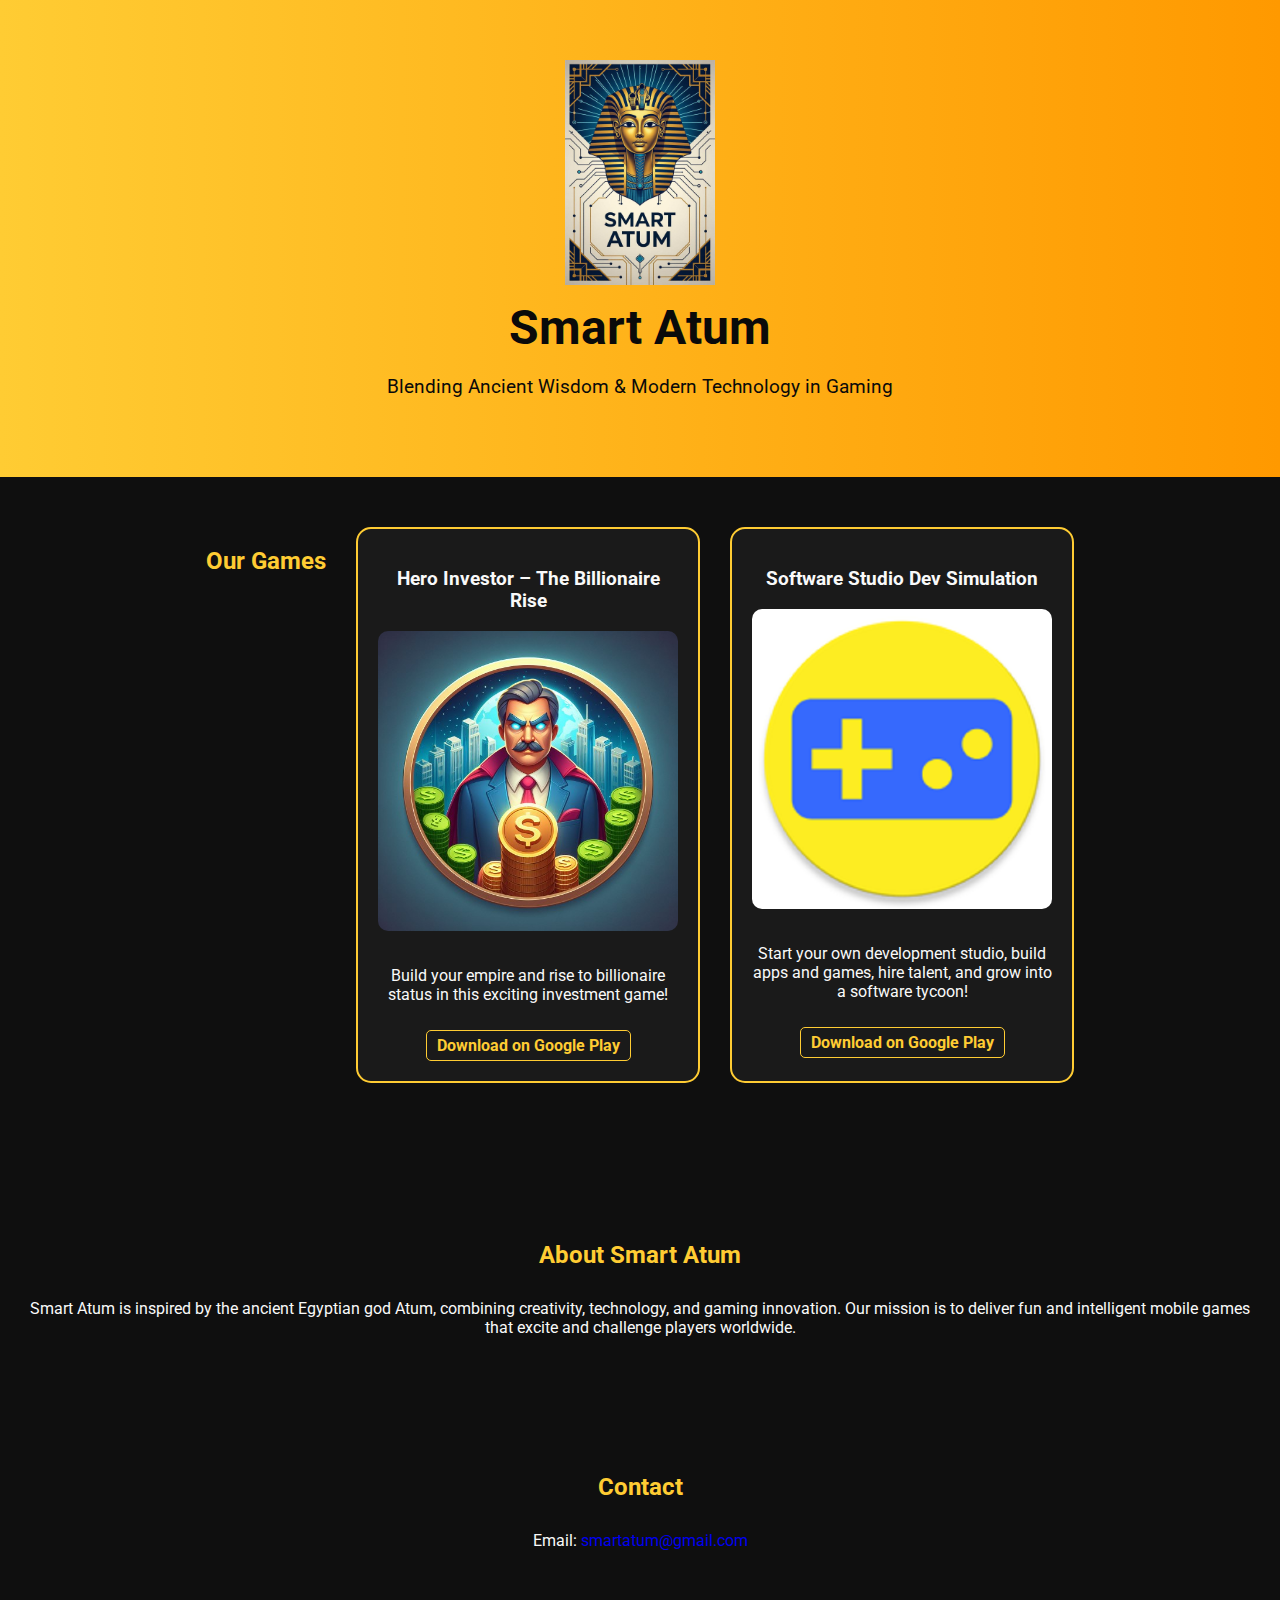
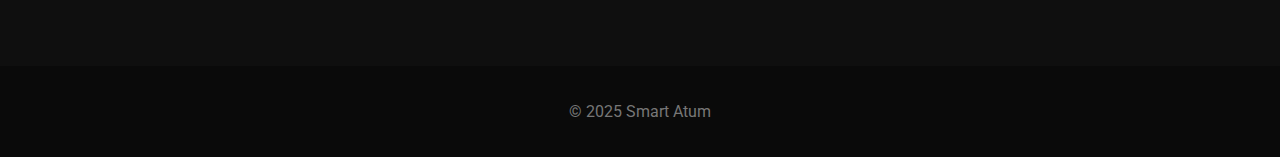
<file: indexw.html>
<!DOCTYPE html>
<html lang="en">
<head>
  <meta charset="UTF-8">
  <meta name="viewport" content="width=device-width, initial-scale=1.0">
  <title>Smart Atum Games</title>
  <link rel="stylesheet" href="style.css">
  <link href="https://fonts.googleapis.com/css2?family=Roboto:wght@400;700&display=swap" rel="stylesheet">
</head>
<body>

  <!-- Header / Hero Section -->
  <header>
    <img src="images/logo.png" alt="Smart Atum Logo" width="150">
    <h1>Smart Atum</h1>
    <p>Blending Ancient Wisdom & Modern Technology in Gaming</p>
  </header>

  <!-- Games Section -->
  <section id="games">
    <h2>Our Games</h2>
  

    <div class="game">
      <h3>Hero Investor – The Billionaire Rise</h3>
      <img src="images/hero-investor.png" alt="Hero Investor Screenshot">
      <p>Build your empire and rise to billionaire status in this exciting investment game!</p>
      <a href="https://play.google.com/store/apps/details?id=com.smartatum.investorhero" target="_blank">Download on Google Play</a>
    </div>

    <div class="game">
      <h3>Software Studio Dev Simulation</h3>
      <img src="images/software-studio.png" alt="Software Studio Screenshot">
      <p>Start your own development studio, build apps and games, hire talent, and grow into a software tycoon!</p>
      <a href="https://play.google.com/store/apps/details?id=com.smartatum.softwarestudio" target="_blank">Download on Google Play</a>
    </div>
  </section>
<br></br>
  <!-- About Section -->
  <section id="about">
    <h2>About Smart Atum</h2>
    <p>Smart Atum is inspired by the ancient Egyptian god Atum, combining creativity, technology, and gaming innovation. Our mission is to deliver fun and intelligent mobile games that excite and challenge players worldwide.</p>
  </section>

  <!-- Contact Section -->
  <section id="contact">
    <h2>Contact</h2>
    <p>Email: <a href="mailto:smartatum@gmail.com">smartatum@gmail.com</a></p>
  </section>

  <!-- Footer -->

<footer>
  <p>&copy; 2025 Smart Atum</p>
</footer>
</body>
</html>
</file>
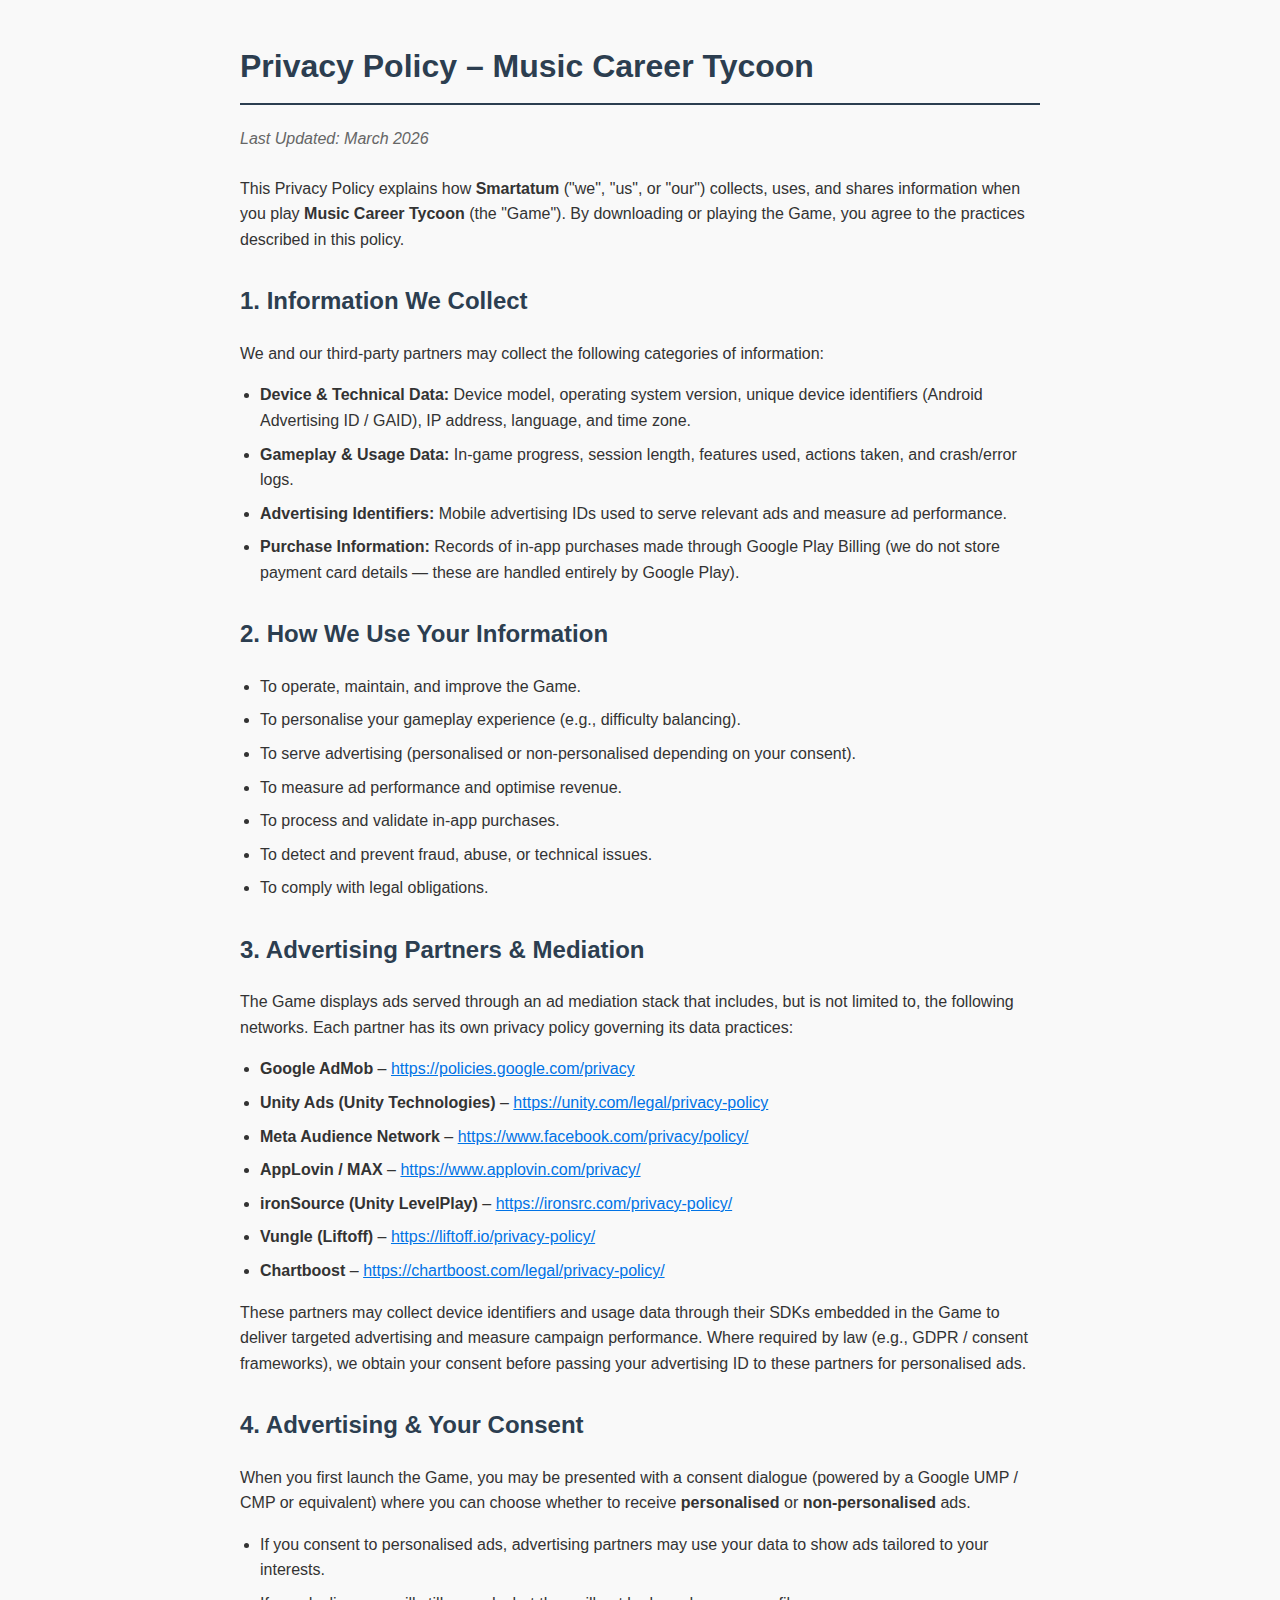
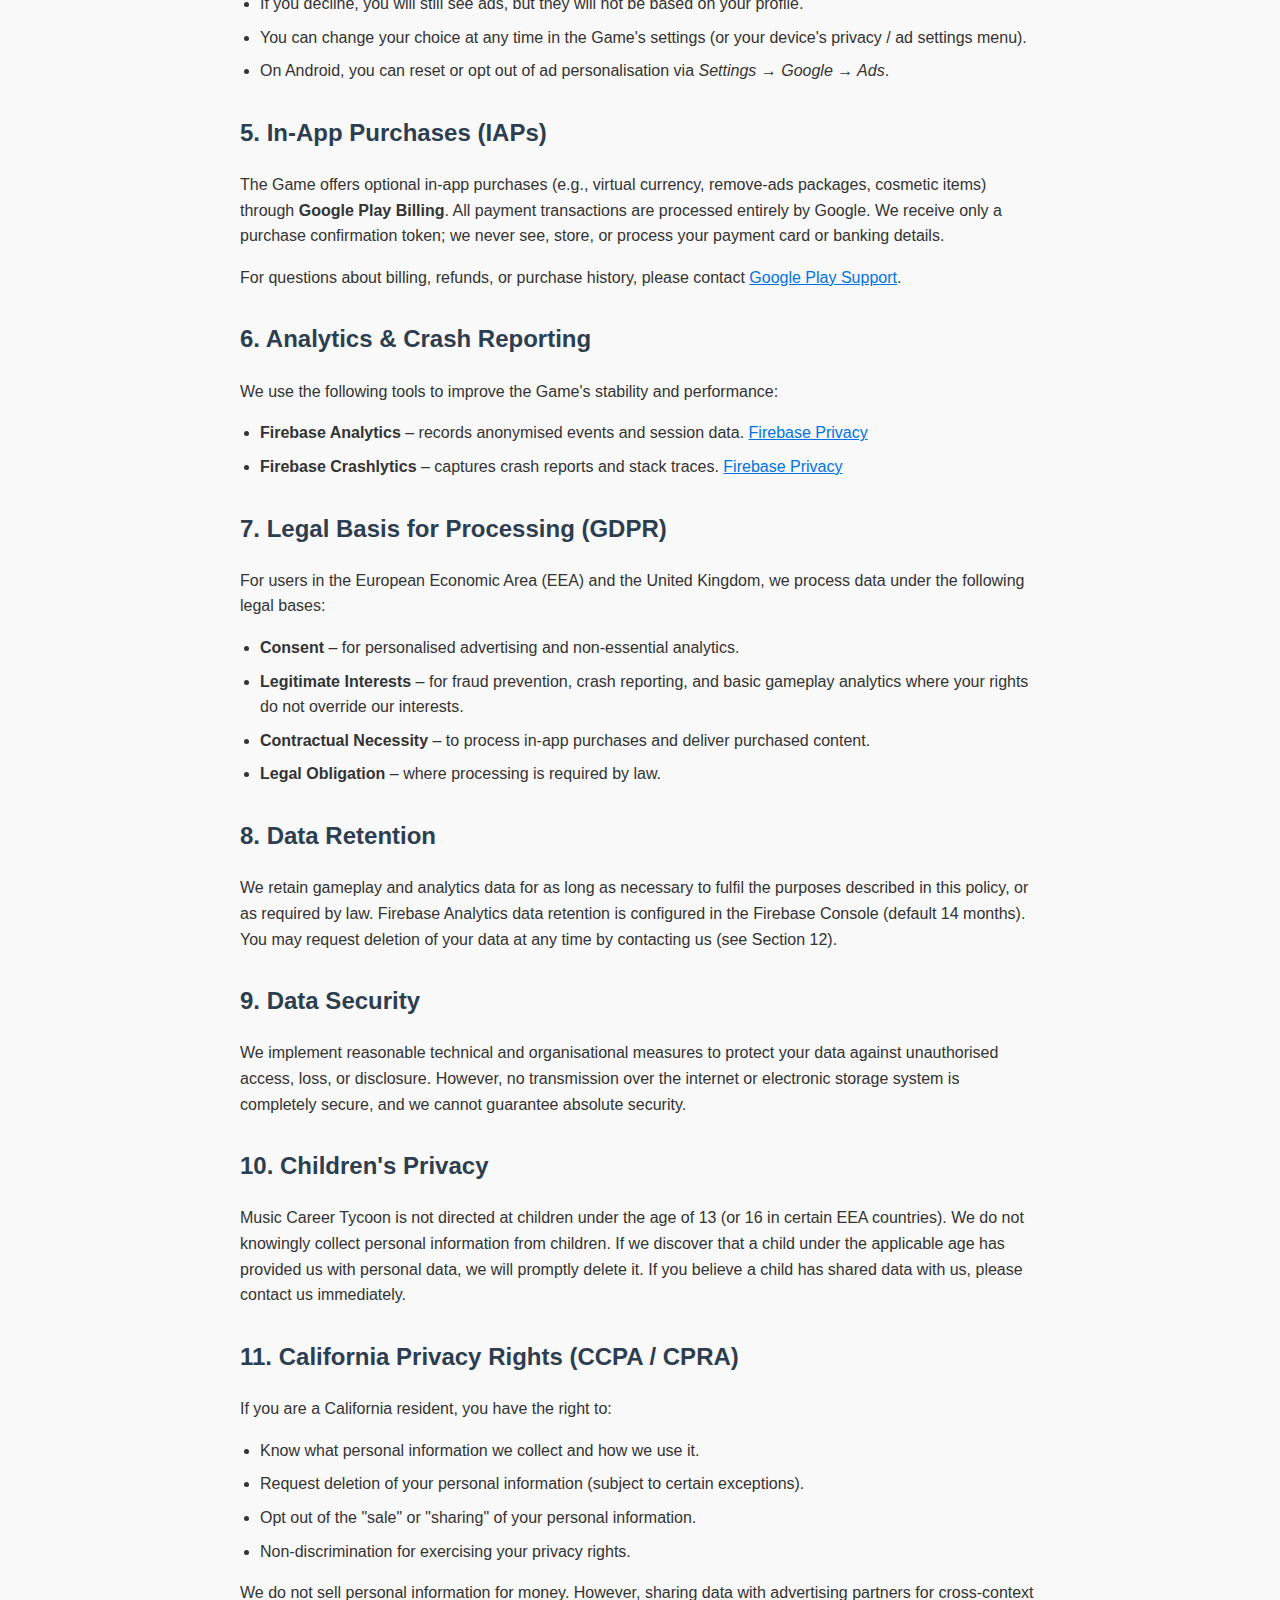
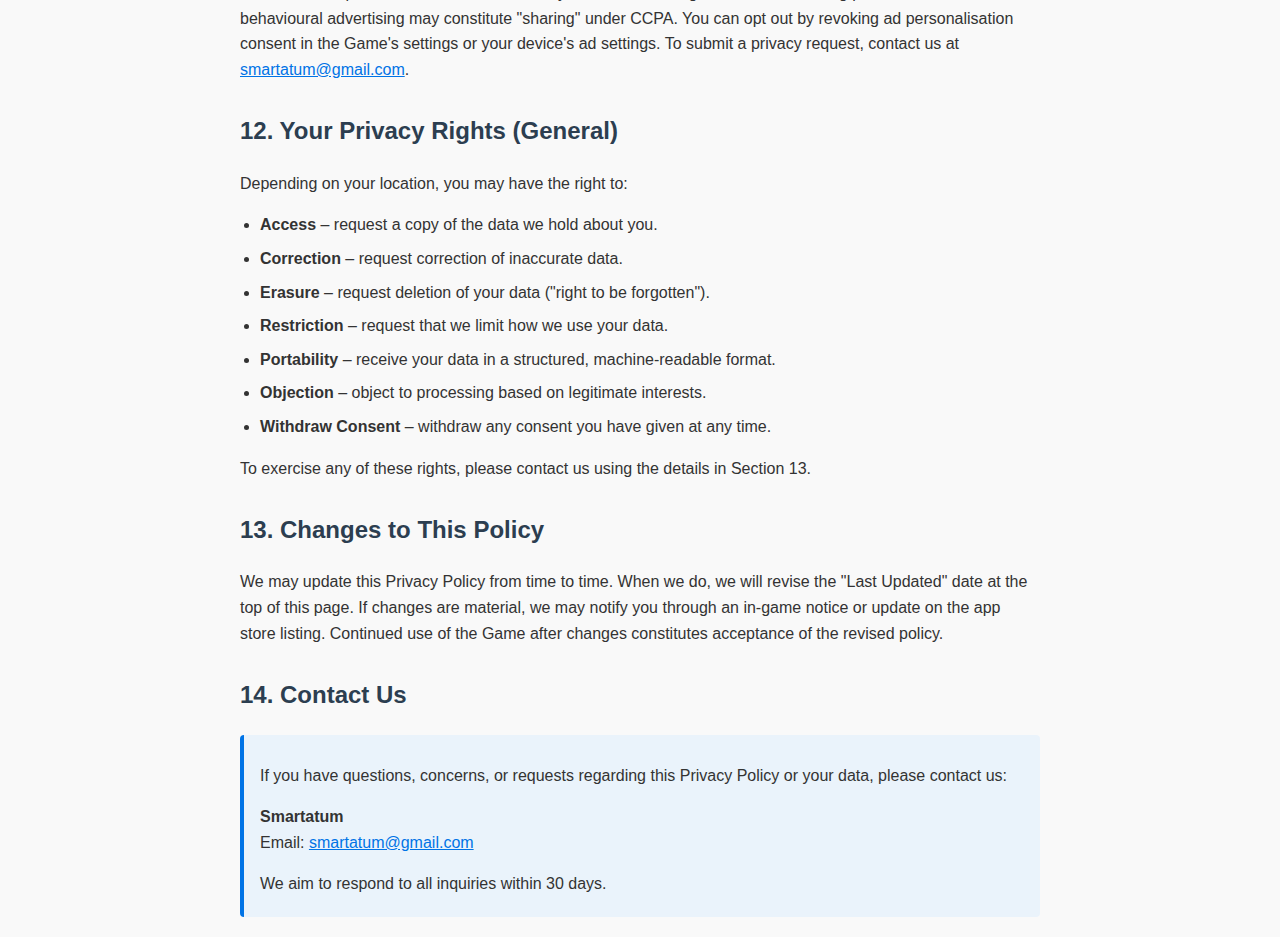
<file: music_career_tycoon_privacy_policy.html>
<!DOCTYPE html>
<html lang="en">
<head>
    <meta charset="UTF-8">
    <meta name="viewport" content="width=device-width, initial-scale=1.0">
    <title>Music Career Tycoon – Privacy Policy</title>
    <style>
        body {
            font-family: Arial, sans-serif;
            line-height: 1.6;
            max-width: 800px;
            margin: 0 auto;
            padding: 20px;
            color: #333;
            background-color: #f9f9f9;
        }
        h1 {
            color: #2c3e50;
            border-bottom: 2px solid #2c3e50;
            padding-bottom: 10px;
        }
        h2 {
            color: #2c3e50;
            margin-top: 30px;
        }
        a {
            color: #0073e6;
        }
        p, li {
            margin-bottom: 8px;
        }
        ul {
            padding-left: 20px;
        }
        .last-updated {
            color: #666;
            font-style: italic;
            margin-bottom: 24px;
        }
        .contact-box {
            background: #eaf3fb;
            border-left: 4px solid #0073e6;
            padding: 12px 16px;
            margin-top: 20px;
            border-radius: 4px;
        }
    </style>
</head>
<body>

<h1>Privacy Policy – Music Career Tycoon</h1>
<p class="last-updated">Last Updated: March 2026</p>

<p>
    This Privacy Policy explains how <strong>Smartatum</strong> ("we", "us", or "our") collects, uses,
    and shares information when you play <strong>Music Career Tycoon</strong> (the "Game"). By
    downloading or playing the Game, you agree to the practices described in this policy.
</p>

<!-- ─────────────────────────────────────────── -->
<h2>1. Information We Collect</h2>
<p>We and our third-party partners may collect the following categories of information:</p>
<ul>
    <li><strong>Device &amp; Technical Data:</strong> Device model, operating system version, unique device identifiers (Android Advertising ID / GAID), IP address, language, and time zone.</li>
    <li><strong>Gameplay &amp; Usage Data:</strong> In-game progress, session length, features used, actions taken, and crash/error logs.</li>
    <li><strong>Advertising Identifiers:</strong> Mobile advertising IDs used to serve relevant ads and measure ad performance.</li>
    <li><strong>Purchase Information:</strong> Records of in-app purchases made through Google Play Billing (we do not store payment card details — these are handled entirely by Google Play).</li>
</ul>

<!-- ─────────────────────────────────────────── -->
<h2>2. How We Use Your Information</h2>
<ul>
    <li>To operate, maintain, and improve the Game.</li>
    <li>To personalise your gameplay experience (e.g., difficulty balancing).</li>
    <li>To serve advertising (personalised or non-personalised depending on your consent).</li>
    <li>To measure ad performance and optimise revenue.</li>
    <li>To process and validate in-app purchases.</li>
    <li>To detect and prevent fraud, abuse, or technical issues.</li>
    <li>To comply with legal obligations.</li>
</ul>

<!-- ─────────────────────────────────────────── -->
<h2>3. Advertising Partners &amp; Mediation</h2>
<p>
    The Game displays ads served through an ad mediation stack that includes, but is not limited to,
    the following networks. Each partner has its own privacy policy governing its data practices:
</p>
<ul>
    <li>
        <strong>Google AdMob</strong> –
        <a href="https://policies.google.com/privacy" target="_blank" rel="noopener">https://policies.google.com/privacy</a>
    </li>
    <li>
        <strong>Unity Ads (Unity Technologies)</strong> –
        <a href="https://unity.com/legal/privacy-policy" target="_blank" rel="noopener">https://unity.com/legal/privacy-policy</a>
    </li>
    <li>
        <strong>Meta Audience Network</strong> –
        <a href="https://www.facebook.com/privacy/policy/" target="_blank" rel="noopener">https://www.facebook.com/privacy/policy/</a>
    </li>
    <li>
        <strong>AppLovin / MAX</strong> –
        <a href="https://www.applovin.com/privacy/" target="_blank" rel="noopener">https://www.applovin.com/privacy/</a>
    </li>
    <li>
        <strong>ironSource (Unity LevelPlay)</strong> –
        <a href="https://ironsrc.com/privacy-policy/" target="_blank" rel="noopener">https://ironsrc.com/privacy-policy/</a>
    </li>
    <li>
        <strong>Vungle (Liftoff)</strong> –
        <a href="https://liftoff.io/privacy-policy/" target="_blank" rel="noopener">https://liftoff.io/privacy-policy/</a>
    </li>
    <li>
        <strong>Chartboost</strong> –
        <a href="https://chartboost.com/legal/privacy-policy/" target="_blank" rel="noopener">https://chartboost.com/legal/privacy-policy/</a>
    </li>
</ul>
<p>
    These partners may collect device identifiers and usage data through their SDKs embedded in the
    Game to deliver targeted advertising and measure campaign performance. Where required by law
    (e.g., GDPR / consent frameworks), we obtain your consent before passing your advertising ID to
    these partners for personalised ads.
</p>

<!-- ─────────────────────────────────────────── -->
<h2>4. Advertising &amp; Your Consent</h2>
<p>
    When you first launch the Game, you may be presented with a consent dialogue (powered by a
    Google UMP / CMP or equivalent) where you can choose whether to receive
    <strong>personalised</strong> or <strong>non-personalised</strong> ads.
</p>
<ul>
    <li>If you consent to personalised ads, advertising partners may use your data to show ads
        tailored to your interests.</li>
    <li>If you decline, you will still see ads, but they will not be based on your profile.</li>
    <li>You can change your choice at any time in the Game's settings (or your device's privacy /
        ad settings menu).</li>
    <li>On Android, you can reset or opt out of ad personalisation via
        <em>Settings → Google → Ads</em>.</li>
</ul>

<!-- ─────────────────────────────────────────── -->
<h2>5. In-App Purchases (IAPs)</h2>
<p>
    The Game offers optional in-app purchases (e.g., virtual currency, remove-ads packages, cosmetic
    items) through <strong>Google Play Billing</strong>. All payment transactions are processed
    entirely by Google. We receive only a purchase confirmation token; we never see, store, or process
    your payment card or banking details.
</p>
<p>
    For questions about billing, refunds, or purchase history, please contact
    <a href="https://support.google.com/googleplay" target="_blank" rel="noopener">Google Play Support</a>.
</p>

<!-- ─────────────────────────────────────────── -->
<h2>6. Analytics &amp; Crash Reporting</h2>
<p>We use the following tools to improve the Game's stability and performance:</p>
<ul>
    <li>
        <strong>Firebase Analytics</strong> – records anonymised events and session data.
        <a href="https://firebase.google.com/support/privacy" target="_blank" rel="noopener">Firebase Privacy</a>
    </li>
    <li>
        <strong>Firebase Crashlytics</strong> – captures crash reports and stack traces.
        <a href="https://firebase.google.com/support/privacy" target="_blank" rel="noopener">Firebase Privacy</a>
    </li>
</ul>

<!-- ─────────────────────────────────────────── -->
<h2>7. Legal Basis for Processing (GDPR)</h2>
<p>For users in the European Economic Area (EEA) and the United Kingdom, we process data under the following legal bases:</p>
<ul>
    <li><strong>Consent</strong> – for personalised advertising and non-essential analytics.</li>
    <li><strong>Legitimate Interests</strong> – for fraud prevention, crash reporting, and basic
        gameplay analytics where your rights do not override our interests.</li>
    <li><strong>Contractual Necessity</strong> – to process in-app purchases and deliver purchased
        content.</li>
    <li><strong>Legal Obligation</strong> – where processing is required by law.</li>
</ul>

<!-- ─────────────────────────────────────────── -->
<h2>8. Data Retention</h2>
<p>
    We retain gameplay and analytics data for as long as necessary to fulfil the purposes described in
    this policy, or as required by law. Firebase Analytics data retention is configured in the Firebase
    Console (default 14 months). You may request deletion of your data at any time by contacting us
    (see Section 12).
</p>

<!-- ─────────────────────────────────────────── -->
<h2>9. Data Security</h2>
<p>
    We implement reasonable technical and organisational measures to protect your data against
    unauthorised access, loss, or disclosure. However, no transmission over the internet or electronic
    storage system is completely secure, and we cannot guarantee absolute security.
</p>

<!-- ─────────────────────────────────────────── -->
<h2>10. Children's Privacy</h2>
<p>
    Music Career Tycoon is not directed at children under the age of 13 (or 16 in certain EEA
    countries). We do not knowingly collect personal information from children. If we discover that a
    child under the applicable age has provided us with personal data, we will promptly delete it.
    If you believe a child has shared data with us, please contact us immediately.
</p>

<!-- ─────────────────────────────────────────── -->
<h2>11. California Privacy Rights (CCPA / CPRA)</h2>
<p>If you are a California resident, you have the right to:</p>
<ul>
    <li>Know what personal information we collect and how we use it.</li>
    <li>Request deletion of your personal information (subject to certain exceptions).</li>
    <li>Opt out of the "sale" or "sharing" of your personal information.</li>
    <li>Non-discrimination for exercising your privacy rights.</li>
</ul>
<p>
    We do not sell personal information for money. However, sharing data with advertising partners
    for cross-context behavioural advertising may constitute "sharing" under CCPA. You can opt out
    by revoking ad personalisation consent in the Game's settings or your device's ad settings.
    To submit a privacy request, contact us at <a href="mailto:smartatum@gmail.com">smartatum@gmail.com</a>.
</p>

<!-- ─────────────────────────────────────────── -->
<h2>12. Your Privacy Rights (General)</h2>
<p>Depending on your location, you may have the right to:</p>
<ul>
    <li><strong>Access</strong> – request a copy of the data we hold about you.</li>
    <li><strong>Correction</strong> – request correction of inaccurate data.</li>
    <li><strong>Erasure</strong> – request deletion of your data ("right to be forgotten").</li>
    <li><strong>Restriction</strong> – request that we limit how we use your data.</li>
    <li><strong>Portability</strong> – receive your data in a structured, machine-readable format.</li>
    <li><strong>Objection</strong> – object to processing based on legitimate interests.</li>
    <li><strong>Withdraw Consent</strong> – withdraw any consent you have given at any time.</li>
</ul>
<p>To exercise any of these rights, please contact us using the details in Section 13.</p>

<!-- ─────────────────────────────────────────── -->
<h2>13. Changes to This Policy</h2>
<p>
    We may update this Privacy Policy from time to time. When we do, we will revise the
    "Last Updated" date at the top of this page. If changes are material, we may notify you
    through an in-game notice or update on the app store listing. Continued use of the Game
    after changes constitutes acceptance of the revised policy.
</p>

<!-- ─────────────────────────────────────────── -->
<h2>14. Contact Us</h2>
<div class="contact-box">
    <p>If you have questions, concerns, or requests regarding this Privacy Policy or your data, please contact us:</p>
    <p>
        <strong>Smartatum</strong><br>
        Email: <a href="mailto:smartatum@gmail.com">smartatum@gmail.com</a>
    </p>
    <p>We aim to respond to all inquiries within 30 days.</p>
</div>

</body>
</html>
</file>
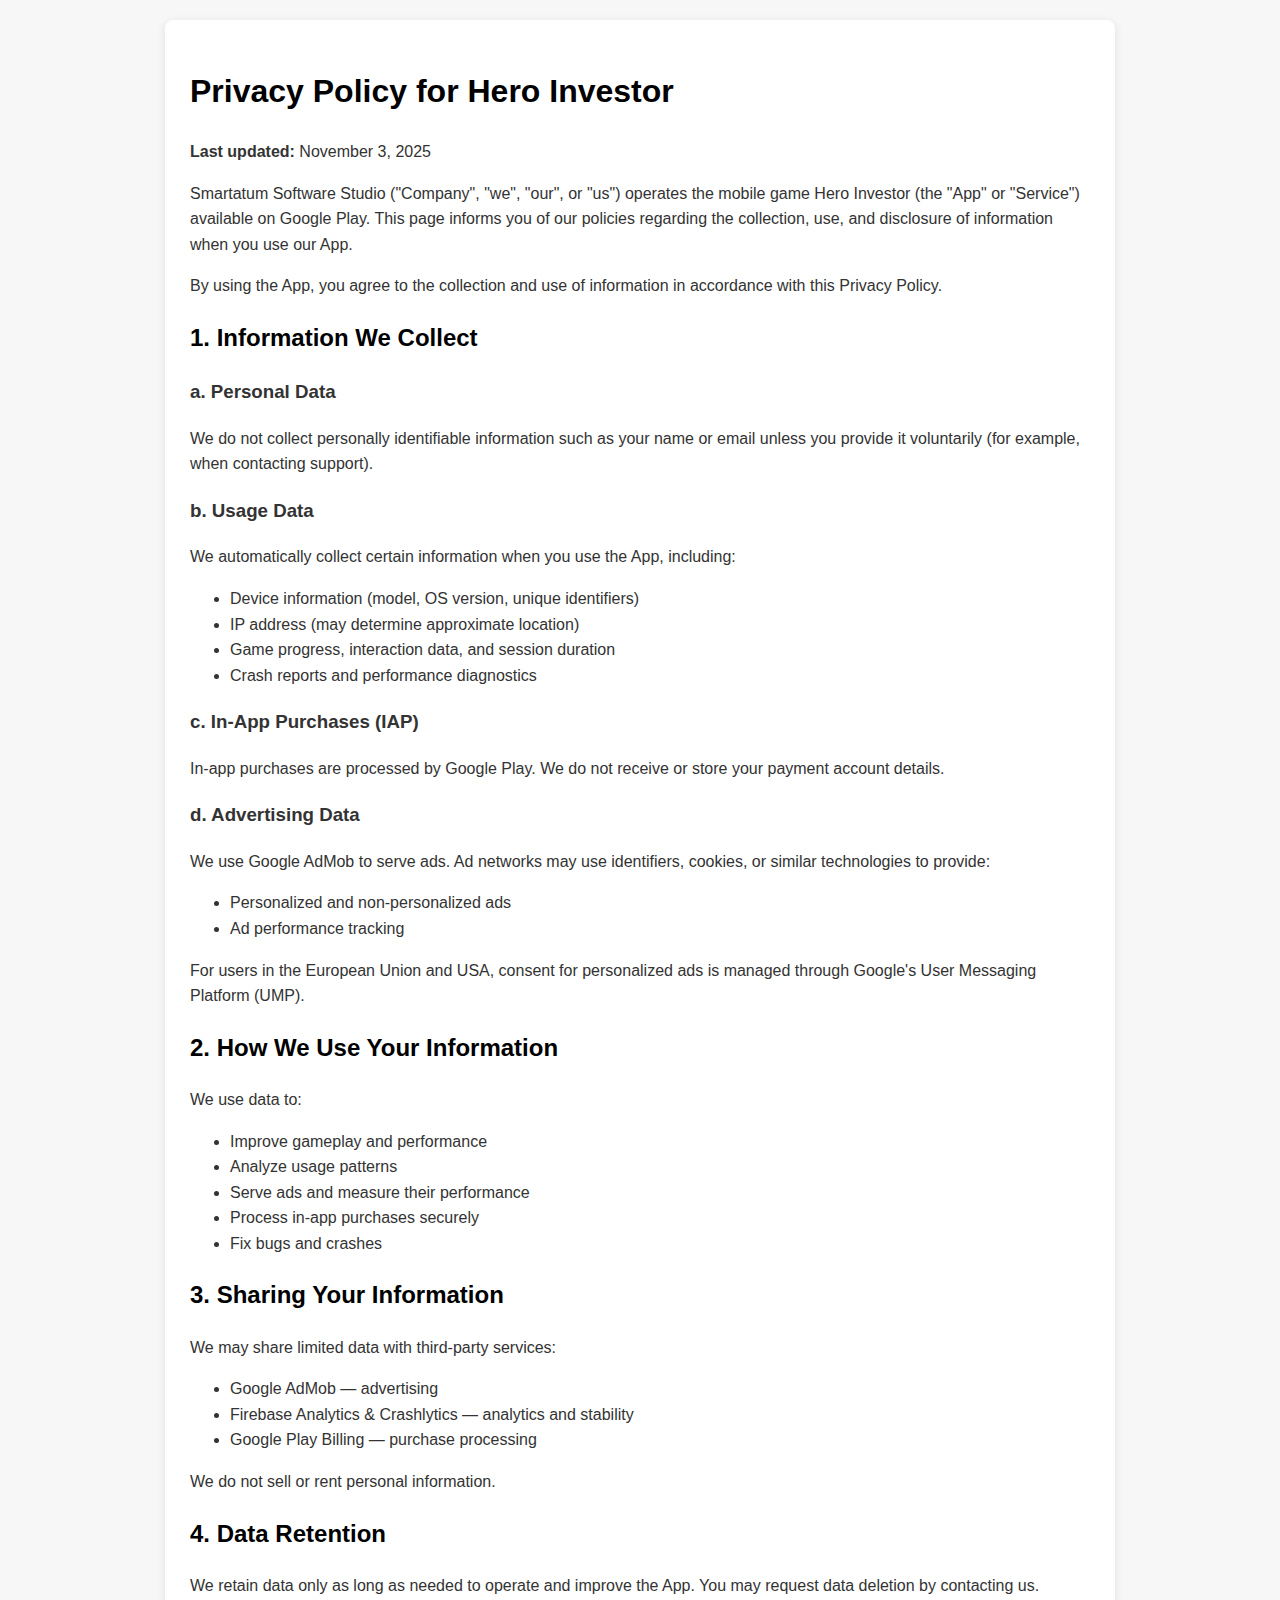
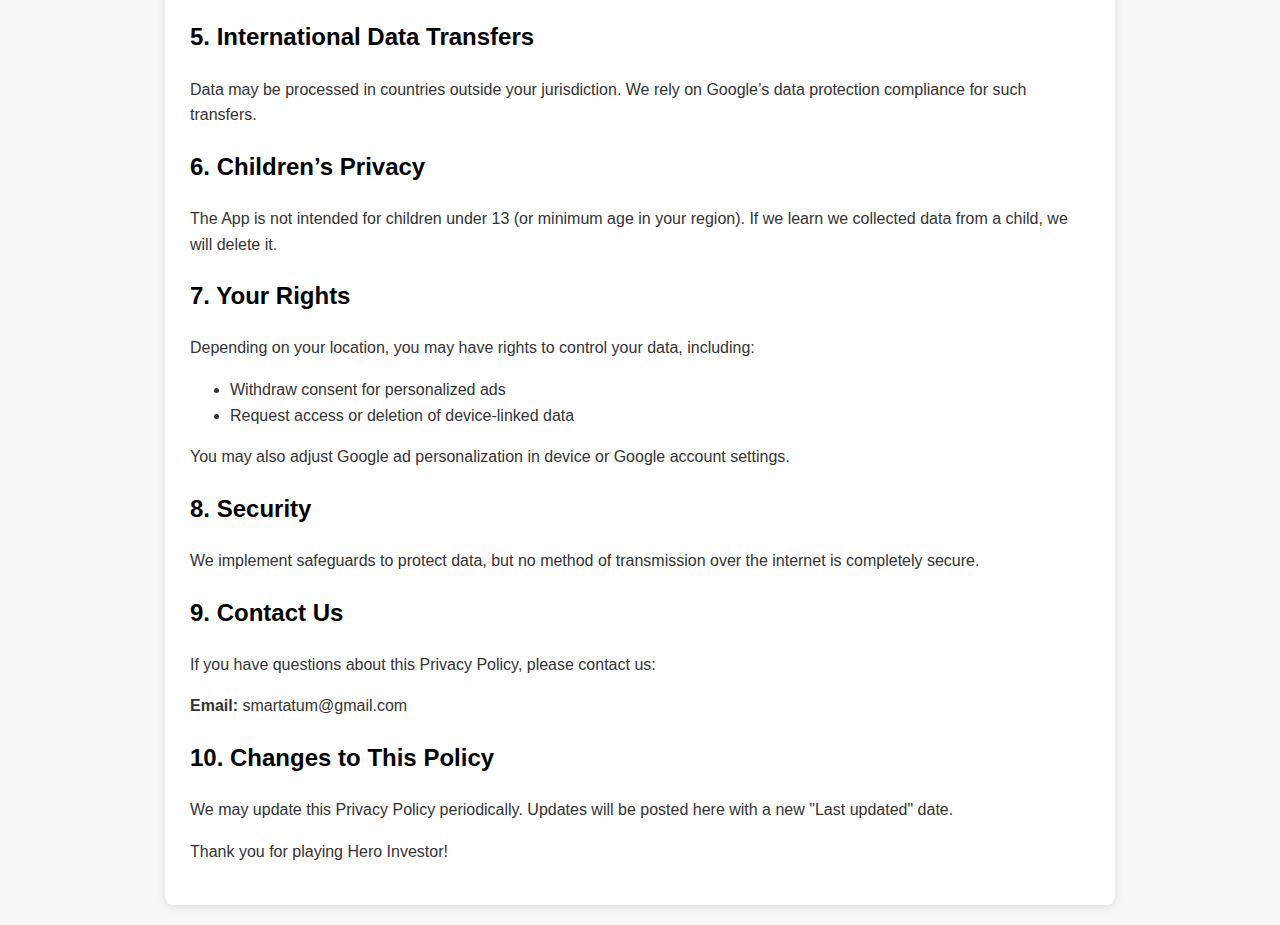
<file: privacy-policy.html>
<!DOCTYPE html>
<html lang="en">
<head>
<meta charset="UTF-8">
<meta name="viewport" content="width=device-width, initial-scale=1.0">
<title>Privacy Policy - Hero Investor</title>
<style>
    body {
        font-family: Arial, sans-serif;
        margin: 0;
        padding: 20px;
        background: #f7f7f7;
        color: #333;
        line-height: 1.6;
    }
    .container {
        background: #fff;
        max-width: 900px;
        margin: auto;
        padding: 25px;
        border-radius: 8px;
        box-shadow: 0 2px 8px rgba(0,0,0,0.1);
    }
    h1, h2 {
        color: #000;
    }
</style>
</head>
<body>
<div class="container">
<h1>Privacy Policy for Hero Investor</h1>
<p><strong>Last updated:</strong> November 3, 2025</p>

<p>Smartatum Software Studio ("Company", "we", "our", or "us") operates the mobile game Hero Investor (the "App" or "Service") available on Google Play. This page informs you of our policies regarding the collection, use, and disclosure of information when you use our App.</p>

<p>By using the App, you agree to the collection and use of information in accordance with this Privacy Policy.</p>

<h2>1. Information We Collect</h2>

<h3>a. Personal Data</h3>
<p>We do not collect personally identifiable information such as your name or email unless you provide it voluntarily (for example, when contacting support).</p>

<h3>b. Usage Data</h3>
<p>We automatically collect certain information when you use the App, including:</p>
<ul>
    <li>Device information (model, OS version, unique identifiers)</li>
    <li>IP address (may determine approximate location)</li>
    <li>Game progress, interaction data, and session duration</li>
    <li>Crash reports and performance diagnostics</li>
</ul>

<h3>c. In-App Purchases (IAP)</h3>
<p>In-app purchases are processed by Google Play. We do not receive or store your payment account details.</p>

<h3>d. Advertising Data</h3>
<p>We use Google AdMob to serve ads. Ad networks may use identifiers, cookies, or similar technologies to provide:
<ul>
    <li>Personalized and non-personalized ads</li>
    <li>Ad performance tracking</li>
</ul>
For users in the European Union and USA, consent for personalized ads is managed through Google's User Messaging Platform (UMP).</p>

<h2>2. How We Use Your Information</h2>
<p>We use data to:</p>
<ul>
    <li>Improve gameplay and performance</li>
    <li>Analyze usage patterns</li>
    <li>Serve ads and measure their performance</li>
    <li>Process in-app purchases securely</li>
    <li>Fix bugs and crashes</li>
</ul>

<h2>3. Sharing Your Information</h2>
<p>We may share limited data with third-party services:</p>
<ul>
    <li>Google AdMob — advertising</li>
    <li>Firebase Analytics & Crashlytics — analytics and stability</li>
    <li>Google Play Billing — purchase processing</li>
</ul>
<p>We do not sell or rent personal information.</p>

<h2>4. Data Retention</h2>
<p>We retain data only as long as needed to operate and improve the App. You may request data deletion by contacting us.</p>

<h2>5. International Data Transfers</h2>
<p>Data may be processed in countries outside your jurisdiction. We rely on Google’s data protection compliance for such transfers.</p>

<h2>6. Children’s Privacy</h2>
<p>The App is not intended for children under 13 (or minimum age in your region). If we learn we collected data from a child, we will delete it.</p>

<h2>7. Your Rights</h2>
<p>Depending on your location, you may have rights to control your data, including:</p>
<ul>
    <li>Withdraw consent for personalized ads</li>
    <li>Request access or deletion of device-linked data</li>
</ul>
<p>You may also adjust Google ad personalization in device or Google account settings.</p>

<h2>8. Security</h2>
<p>We implement safeguards to protect data, but no method of transmission over the internet is completely secure.</p>

<h2>9. Contact Us</h2>
<p>If you have questions about this Privacy Policy, please contact us:</p>
<p><strong>Email:</strong> smartatum@gmail.com</p>

<h2>10. Changes to This Policy</h2>
<p>We may update this Privacy Policy periodically. Updates will be posted here with a new "Last updated" date.</p>

<p>Thank you for playing Hero Investor!</p>
</div>
</body>
</html>
</file>
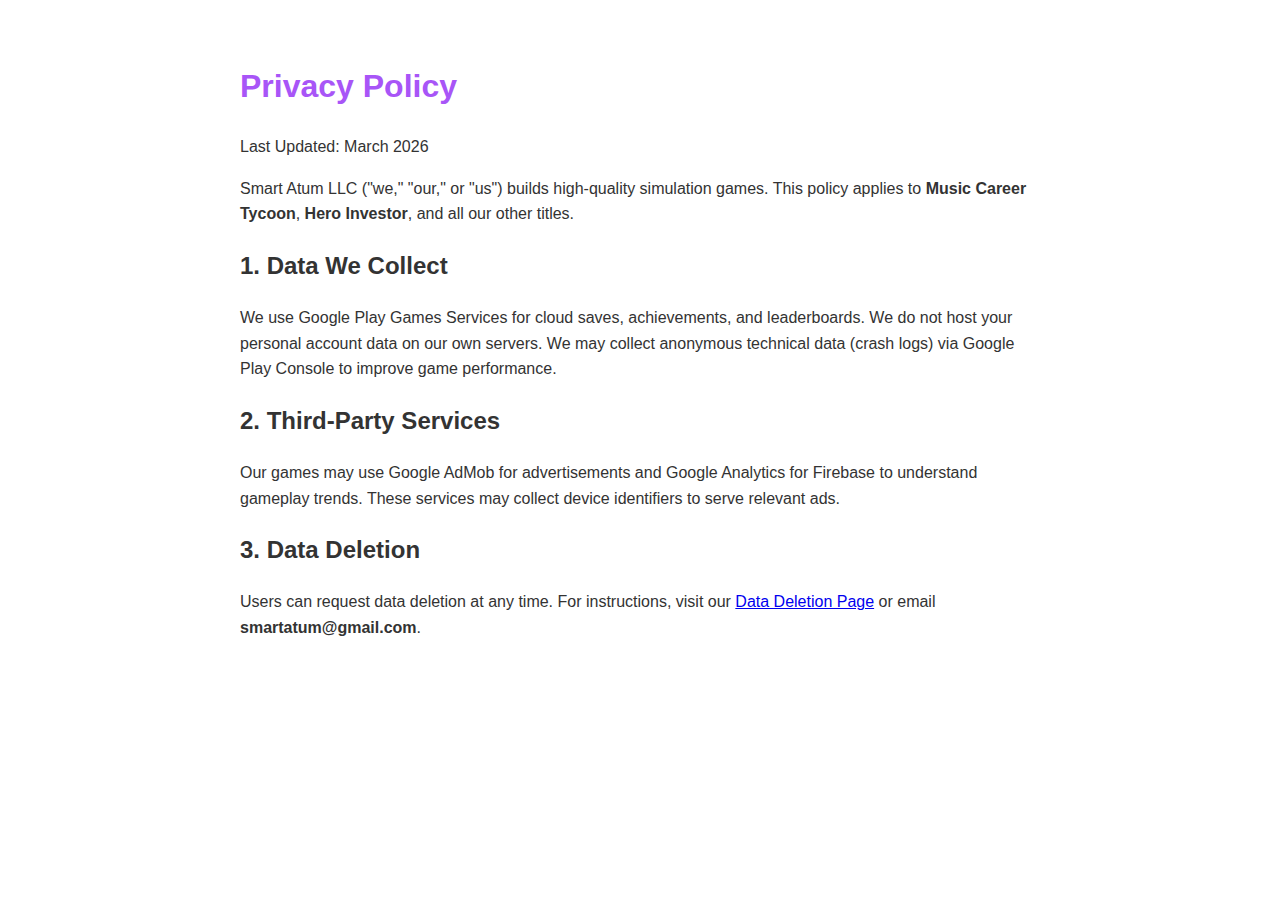
<file: privacy.html>
<!DOCTYPE html>
<html lang="en">
<head>
    <meta charset="UTF-8"><title>Privacy Policy | Smart Atum LLC</title>
    <style>body{font-family:sans-serif; line-height:1.6; padding:40px; color:#333; max-width:800px; margin:auto;} h1{color:#a855f7;}</style>
</head>
<body>
    <h1>Privacy Policy</h1>
    <p>Last Updated: March 2026</p>
    <p>Smart Atum LLC ("we," "our," or "us") builds high-quality simulation games. This policy applies to <strong>Music Career Tycoon</strong>, <strong>Hero Investor</strong>, and all our other titles.</p>
    
    <h2>1. Data We Collect</h2>
    <p>We use Google Play Games Services for cloud saves, achievements, and leaderboards. We do not host your personal account data on our own servers. We may collect anonymous technical data (crash logs) via Google Play Console to improve game performance.</p>
    
    <h2>2. Third-Party Services</h2>
    <p>Our games may use Google AdMob for advertisements and Google Analytics for Firebase to understand gameplay trends. These services may collect device identifiers to serve relevant ads.</p>
    
    <h2>3. Data Deletion</h2>
    <p>Users can request data deletion at any time. For instructions, visit our <a href="deletion.html">Data Deletion Page</a> or email <strong>smartatum@gmail.com</strong>.</p>
</body>
</html>
</file>
<file: style.css>
/* General Styles */
body {
  font-family: 'Roboto', sans-serif;
  margin: 0;
  padding: 0;
  background: #0f0f0f;
  color: #f9f9f9;
  text-align: center;
}

a {
  text-decoration: none;
}

/* Header */
header {
  background: linear-gradient(90deg, #ffcc33, #ff9900);
  padding: 60px 20px;
  color: #0a0a0a;
}

header h1 {
  font-size: 3em;
  margin: 10px 0;
}

header p {
  font-size: 1.2em;
}

/* Sections */
section {
  padding: 50px 20px;
}

h2 {
  color: #ffcc33;
  margin-bottom: 30px;
}

/* Game Cards */
#games {
  display: flex;
  flex-wrap: wrap;
  justify-content: center;
  gap: 30px;
}

.game {
  background: #1a1a1a;
  border: 2px solid #ffcc33;
  border-radius: 15px;
  width: 300px;
  padding: 20px;
  transition: transform 0.3s;
}

.game:hover {
  transform: scale(1.05);
}

.game img {
  width: 100%;
  border-radius: 10px;
  margin-bottom: 15px;
}

.game a {
  display: inline-block;
  margin-top: 10px;
  padding: 5px 10px;
  border-radius: 5px;
  font-weight: bold;
  color: #ffcc33;
  border: 1px solid #ffcc33;
  transition: 0.3s;
}

.game a:hover {
  background: #ffcc33;
  color: #0a0a0a;
}

/* Footer */
footer {
  background: #0a0a0a;
  color: #777;
  padding: 20px;
  margin-top: 50px;
}

/* Responsive */
@media(max-width: 650px){
  #games {
    flex-direction: column;
    align-items: center;
  }
}
</file>
